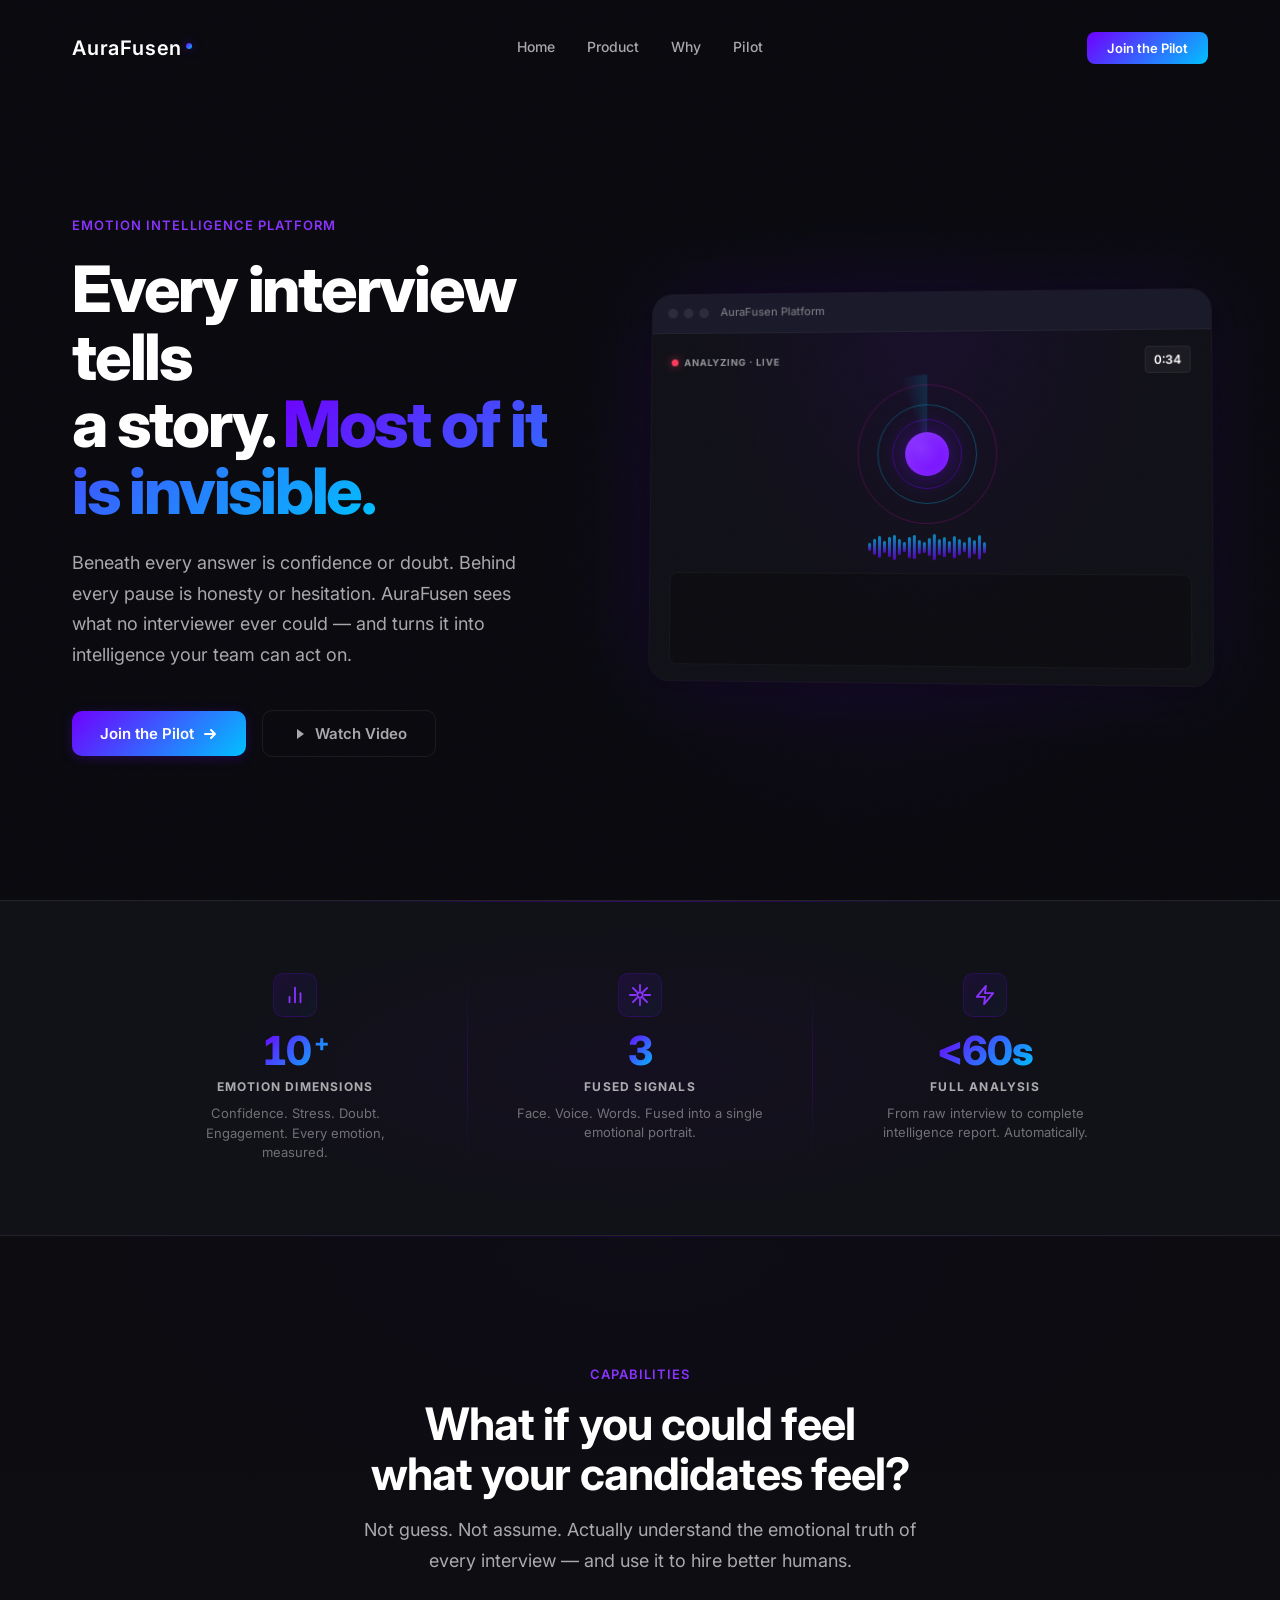
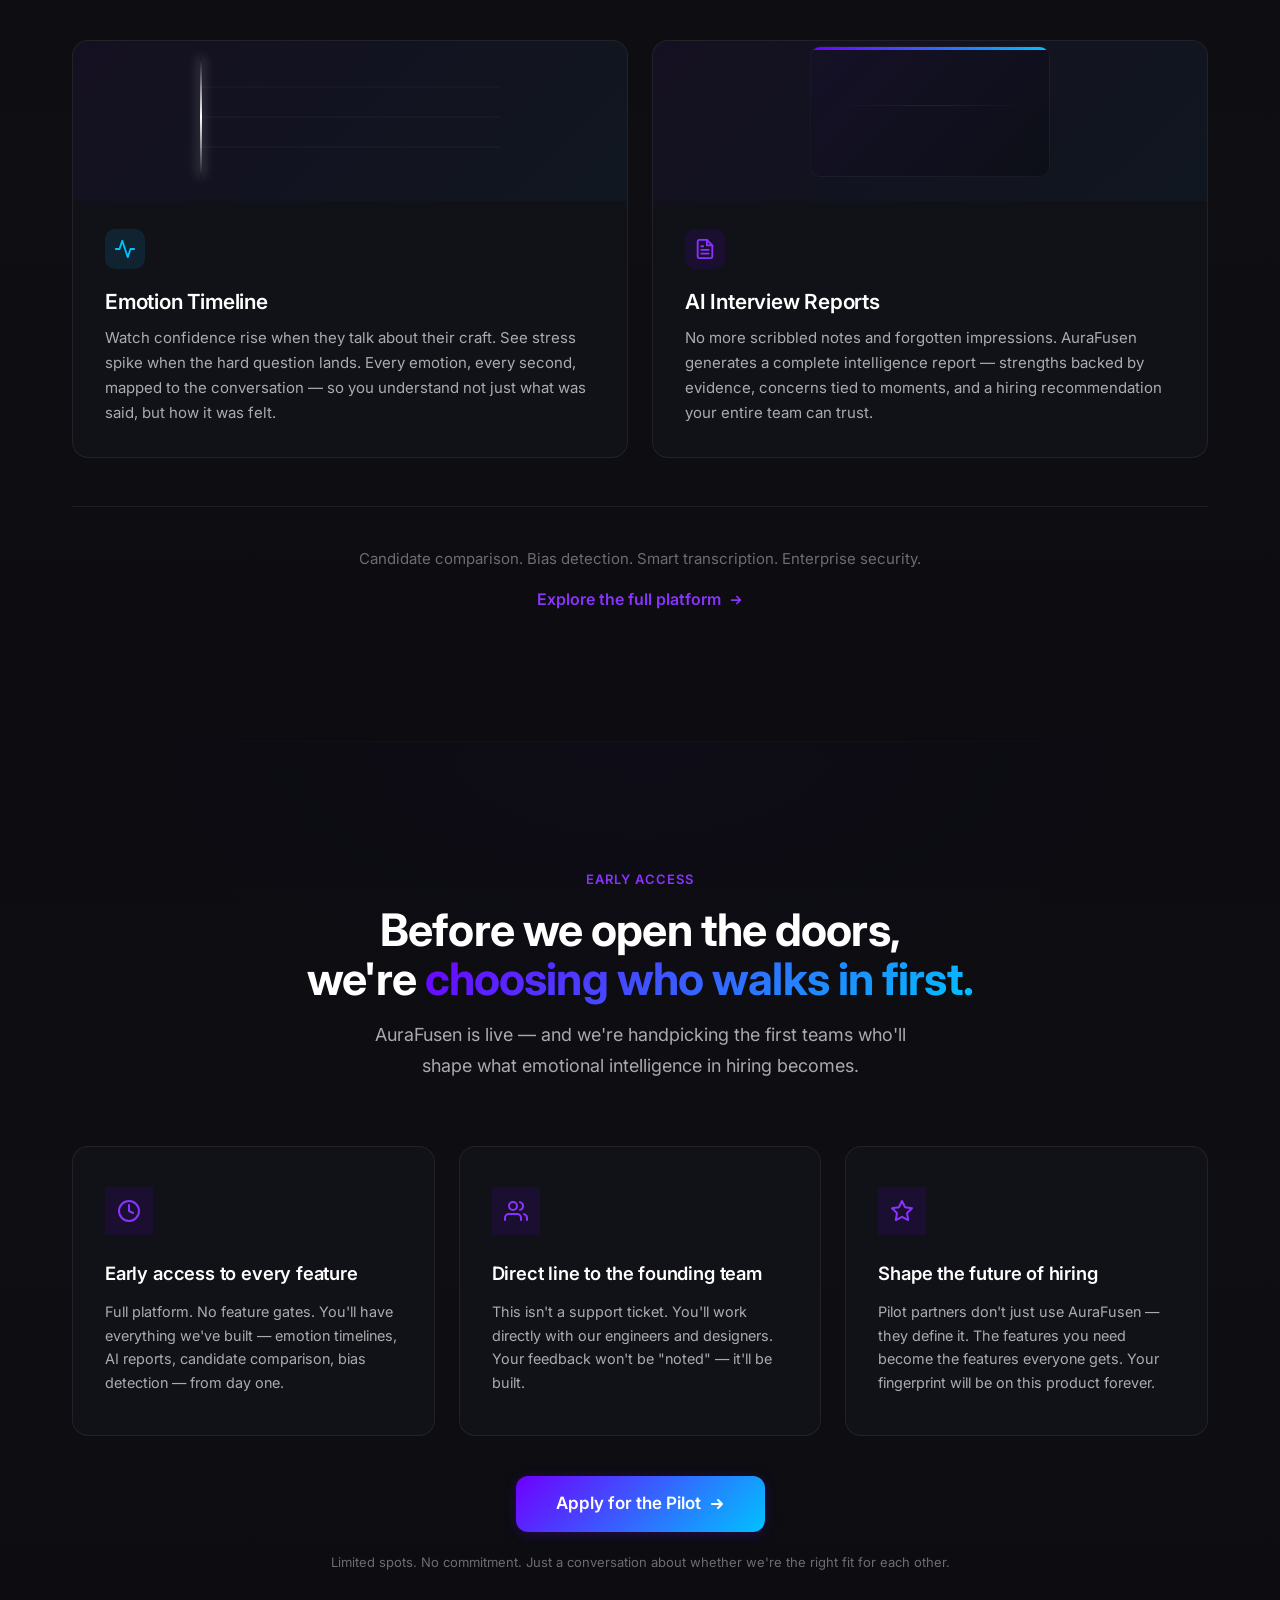
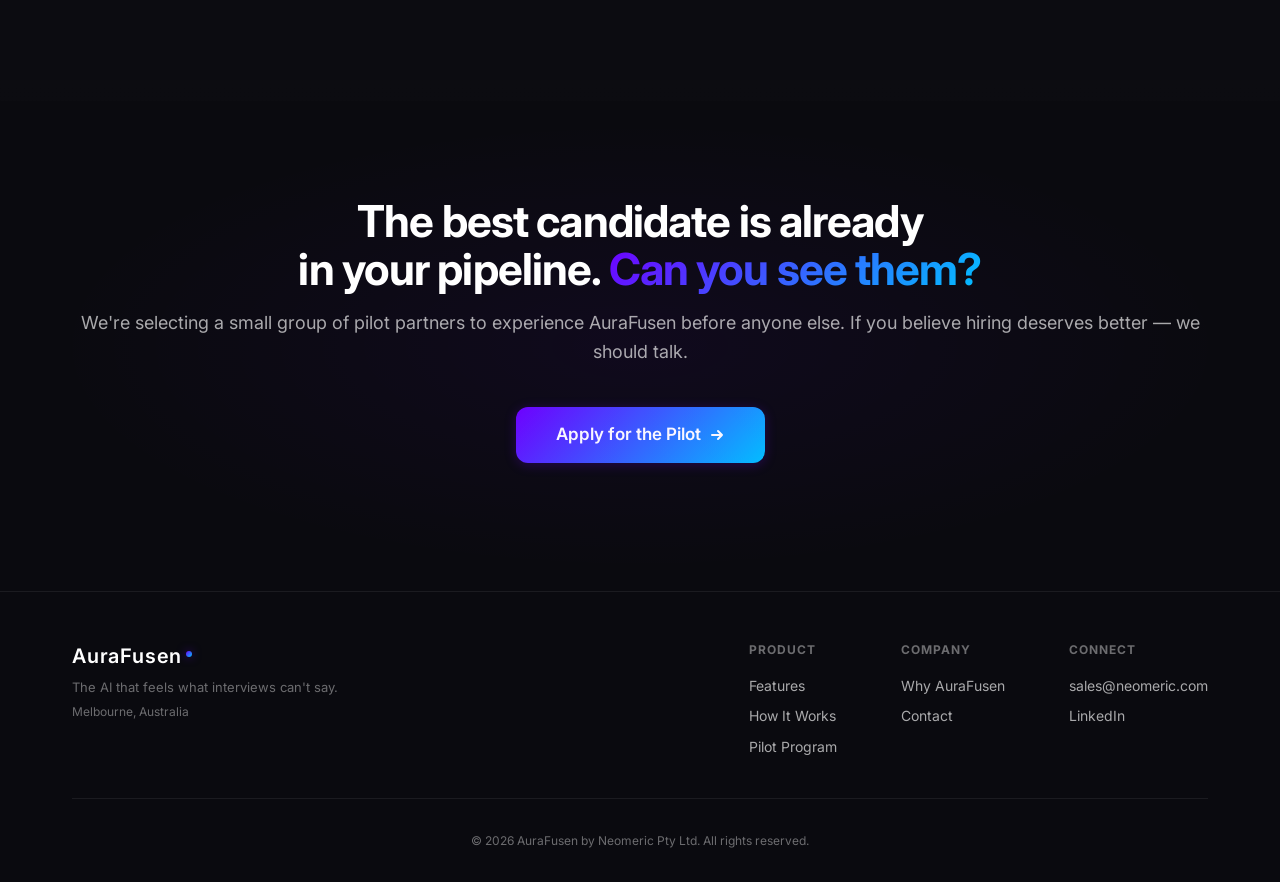
<file: index.html>
<!DOCTYPE html>
<html lang="en">

<head>
    <meta charset="UTF-8">
    <meta name="viewport" content="width=device-width, initial-scale=1.0">
    <title>AuraFusen | The AI That Feels What Interviews Can't Say</title>
    <meta name="description"
        content="Every interview holds a story beneath the words. AuraFusen reads the emotions your team can't see — turning video, voice, and text into hiring intelligence that changes everything.">

    <!-- Open Graph -->
    <meta property="og:title" content="AuraFusen — The AI That Feels What Interviews Can't Say">
    <meta property="og:description"
        content="Every great hire starts with understanding what was never said out loud. AuraFusen gives your team the emotional intelligence to see it.">
    <meta property="og:type" content="website">
    <meta property="og:url" content="https://www.aurafusen.com">
    <meta property="og:image" content="https://www.aurafusen.com/images/og-image.png">

    <!-- Twitter Card -->
    <meta name="twitter:card" content="summary_large_image">
    <meta name="twitter:title" content="AuraFusen — The AI That Feels What Interviews Can't Say">
    <meta name="twitter:description"
        content="Every great hire starts with understanding what was never said out loud. AuraFusen gives your team the emotional intelligence to see it.">

    <!-- Favicon -->
    <link rel="apple-touch-icon" sizes="180x180" href="images/apple-touch-icon.png">
    <link rel="icon" type="image/png" sizes="32x32" href="images/favicon-32x32.png">
    <link rel="icon" type="image/png" sizes="16x16" href="images/favicon-16x16.png">
    <link rel="icon" type="image/x-icon" href="images/favicon.ico">
    <link rel="manifest" href="images/site.webmanifest">

    <!-- Fonts -->
    <link rel="preconnect" href="https://fonts.googleapis.com">
    <link rel="preconnect" href="https://fonts.gstatic.com" crossorigin>
    <link href="https://fonts.googleapis.com/css2?family=Inter:wght@300;400;500;600;700;800&display=swap"
        rel="stylesheet">

    <link rel="stylesheet" href="css/styles.css">
</head>

<body>
    <!-- Navigation -->
    <nav aria-label="Main navigation">
        <div class="nav-inner">
            <a href="#" class="logo">
                <span class="logo-aura">Aura</span>Fusen
            </a>
            <div class="nav-links" id="nav-links">
                <a href="/" class="active">Home</a>
                <a href="/product.html">Product</a>
                <a href="/why.html">Why</a>
                <a href="/pilot.html">Pilot</a>
            </div>
            <div class="nav-actions">
                <button class="btn-demo" data-action="demo">Join the Pilot</button>
            </div>
            <button class="mobile-menu-btn" aria-label="Toggle menu" aria-expanded="false">
                <svg width="24" height="24" viewBox="0 0 24 24" fill="none" stroke="currentColor" stroke-width="2"
                    stroke-linecap="round">
                    <line x1="3" y1="6" x2="21" y2="6" class="menu-line-1" />
                    <line x1="3" y1="12" x2="21" y2="12" class="menu-line-2" />
                    <line x1="3" y1="18" x2="21" y2="18" class="menu-line-3" />
                </svg>
            </button>
        </div>
    </nav>

    <main>
        <!-- Hero Section -->
        <section class="hero">
            <div class="hero-bg-glow"></div>
            <div class="section-container hero-grid">
                <div class="hero-content">
                    <span class="eyebrow">Emotion Intelligence Platform</span>
                    <h1>Every interview tells<br>a story. <span class="text-gradient">Most of it is invisible.</span>
                    </h1>
                    <p class="hero-subtitle">Beneath every answer is confidence or doubt. Behind every pause is honesty
                        or hesitation. AuraFusen sees what no interviewer ever could — and turns it into intelligence
                        your team can act on.</p>
                    <div class="hero-actions">
                        <button class="btn btn-primary" data-action="demo">
                            Join the Pilot
                            <svg width="16" height="16" viewBox="0 0 16 16" fill="none" stroke="currentColor"
                                stroke-width="2" stroke-linecap="round" stroke-linejoin="round">
                                <path d="M3 8h10M9 4l4 4-4 4" />
                            </svg>
                        </button>
                        <button class="btn btn-ghost" data-action="video" data-video="dxh0PuhbtKQ">
                            <svg width="16" height="16" viewBox="0 0 16 16" fill="currentColor">
                                <polygon points="6,3 13,8 6,13" />
                            </svg>
                            Watch Video
                        </button>
                    </div>
                </div>
                <div class="hero-visual">
                    <div class="mockup-wrapper">
                        <div class="mockup-chrome">
                            <div class="chrome-dots">
                                <span></span><span></span><span></span>
                            </div>
                            <span class="chrome-title">AuraFusen Platform</span>
                        </div>
                        <div class="mockup-screen">
                            <div class="live-reader">
                                <!-- Status bar: REC indicator + timestamp -->
                                <div class="live-status">
                                    <div class="live-rec">
                                        <span class="live-rec-dot"></span>
                                        <span class="live-rec-label">ANALYZING · LIVE</span>
                                    </div>
                                    <div class="live-timestamp">0:<span id="live-time">34</span></div>
                                </div>

                                <!-- Candidate visualization with scan effect -->
                                <div class="live-subject">
                                    <div class="subject-core"></div>
                                    <div class="subject-ring subject-ring-1"></div>
                                    <div class="subject-ring subject-ring-2"></div>
                                    <div class="subject-ring subject-ring-3"></div>
                                    <div class="subject-scan"></div>
                                </div>

                                <!-- Voice waveform -->
                                <div class="live-waveform">
                                    <span style="--wh: 30%; --wd: 0"></span>
                                    <span style="--wh: 55%; --wd: 1"></span>
                                    <span style="--wh: 80%; --wd: 2"></span>
                                    <span style="--wh: 45%; --wd: 3"></span>
                                    <span style="--wh: 70%; --wd: 4"></span>
                                    <span style="--wh: 90%; --wd: 5"></span>
                                    <span style="--wh: 60%; --wd: 6"></span>
                                    <span style="--wh: 35%; --wd: 7"></span>
                                    <span style="--wh: 75%; --wd: 8"></span>
                                    <span style="--wh: 85%; --wd: 9"></span>
                                    <span style="--wh: 50%; --wd: 10"></span>
                                    <span style="--wh: 40%; --wd: 11"></span>
                                    <span style="--wh: 65%; --wd: 12"></span>
                                    <span style="--wh: 95%; --wd: 13"></span>
                                    <span style="--wh: 55%; --wd: 14"></span>
                                    <span style="--wh: 70%; --wd: 15"></span>
                                    <span style="--wh: 45%; --wd: 16"></span>
                                    <span style="--wh: 80%; --wd: 17"></span>
                                    <span style="--wh: 60%; --wd: 18"></span>
                                    <span style="--wh: 35%; --wd: 19"></span>
                                    <span style="--wh: 75%; --wd: 20"></span>
                                    <span style="--wh: 50%; --wd: 21"></span>
                                    <span style="--wh: 85%; --wd: 22"></span>
                                    <span style="--wh: 40%; --wd: 23"></span>
                                </div>

                                <!-- Live emotion readings appearing sequentially -->
                                <div class="live-readings">
                                    <div class="reading reading-1">
                                        <span class="reading-time">0:12</span>
                                        <span class="reading-dot" style="background: var(--secondary)"></span>
                                        <span class="reading-label">Confidence</span>
                                        <span class="reading-value up">87%</span>
                                    </div>
                                    <div class="reading reading-2">
                                        <span class="reading-time">0:34</span>
                                        <span class="reading-dot" style="background: var(--accent)"></span>
                                        <span class="reading-label">Stress spike</span>
                                        <span class="reading-alert">⚠</span>
                                    </div>
                                    <div class="reading reading-3">
                                        <span class="reading-time">0:58</span>
                                        <span class="reading-dot" style="background: var(--primary)"></span>
                                        <span class="reading-label">Engagement</span>
                                        <span class="reading-value">High</span>
                                    </div>
                                </div>
                            </div>
                        </div>
                    </div>
                </div>
            </div>
        </section>

        <!-- Trust Bar -->
        <section class="trust-bar">
            <div class="section-container">
                <div class="trust-metrics">
                    <div class="trust-metric">
                        <div class="trust-icon">
                            <svg width="22" height="22" viewBox="0 0 24 24" fill="none" stroke="currentColor"
                                stroke-width="2" stroke-linecap="round" stroke-linejoin="round">
                                <line x1="18" y1="20" x2="18" y2="10" />
                                <line x1="12" y1="20" x2="12" y2="4" />
                                <line x1="6" y1="20" x2="6" y2="14" />
                            </svg>
                        </div>
                        <span class="trust-number">10<span class="trust-plus">+</span></span>
                        <span class="trust-unit">Emotion Dimensions</span>
                        <span class="trust-label">Confidence. Stress. Doubt. Engagement. Every emotion, measured.</span>
                    </div>
                    <div class="trust-divider"></div>
                    <div class="trust-metric">
                        <div class="trust-icon">
                            <svg width="22" height="22" viewBox="0 0 24 24" fill="none" stroke="currentColor"
                                stroke-width="2" stroke-linecap="round" stroke-linejoin="round">
                                <circle cx="12" cy="12" r="3" />
                                <path
                                    d="M12 1v6m0 10v6M4.22 4.22l4.24 4.24m7.08 7.08l4.24 4.24M1 12h6m10 0h6M4.22 19.78l4.24-4.24m7.08-7.08l4.24-4.24" />
                            </svg>
                        </div>
                        <span class="trust-number">3</span>
                        <span class="trust-unit">Fused Signals</span>
                        <span class="trust-label">Face. Voice. Words. Fused into a single emotional portrait.</span>
                    </div>
                    <div class="trust-divider"></div>
                    <div class="trust-metric">
                        <div class="trust-icon">
                            <svg width="22" height="22" viewBox="0 0 24 24" fill="none" stroke="currentColor"
                                stroke-width="2" stroke-linecap="round" stroke-linejoin="round">
                                <polygon points="13 2 3 14 12 14 11 22 21 10 12 10 13 2" />
                            </svg>
                        </div>
                        <span class="trust-number">&lt;60s</span>
                        <span class="trust-unit">Full Analysis</span>
                        <span class="trust-label">From raw interview to complete intelligence report.
                            Automatically.</span>
                    </div>
                </div>
            </div>
        </section>

        <!-- Features Section -->
        <section id="features" class="features">
            <div class="section-container">
                <span class="eyebrow">Capabilities</span>
                <h2>What if you could feel<br>what your candidates feel?</h2>
                <p class="section-intro">Not guess. Not assume. Actually understand the emotional truth of every
                    interview — and use it to hire better humans.</p>

                <!-- Hero features: the two differentiators -->
                <div class="features-hero-grid">
                    <div class="feature-card feature-hero">
                        <div class="feature-hero-visual">
                            <div class="feature-visual-timeline">
                                <div class="fv-bar" style="--h: 50%; --d: 0"></div>
                                <div class="fv-bar" style="--h: 75%; --d: 1"></div>
                                <div class="fv-bar" style="--h: 40%; --d: 2"></div>
                                <div class="fv-bar" style="--h: 85%; --d: 3"></div>
                                <div class="fv-bar" style="--h: 60%; --d: 4"></div>
                                <div class="fv-bar" style="--h: 90%; --d: 5"></div>
                                <div class="fv-bar" style="--h: 55%; --d: 6"></div>
                                <div class="fv-bar" style="--h: 70%; --d: 7"></div>
                            </div>
                        </div>
                        <div class="feature-hero-content">
                            <div class="feature-icon-wrap">
                                <svg width="22" height="22" viewBox="0 0 24 24" fill="none" stroke="currentColor"
                                    stroke-width="2" stroke-linecap="round" stroke-linejoin="round">
                                    <polyline points="22 12 18 12 15 21 9 3 6 12 2 12" />
                                </svg>
                            </div>
                            <h3>Emotion Timeline</h3>
                            <p>Watch confidence rise when they talk about their craft. See stress spike when the hard
                                question lands. Every emotion, every second, mapped to the conversation — so you
                                understand not just what was said, but how it was felt.</p>
                        </div>
                    </div>

                    <div class="feature-card feature-hero">
                        <div class="feature-hero-visual">
                            <div class="feature-visual-report">
                                <div class="fv-report-line wide"></div>
                                <div class="fv-report-line"></div>
                                <div class="fv-report-line wide"></div>
                                <div class="fv-report-divider"></div>
                                <div class="fv-report-line short"></div>
                                <div class="fv-report-line"></div>
                                <div class="fv-report-line wide"></div>
                                <div class="fv-report-line short"></div>
                            </div>
                        </div>
                        <div class="feature-hero-content">
                            <div class="feature-icon-wrap purple">
                                <svg width="22" height="22" viewBox="0 0 24 24" fill="none" stroke="currentColor"
                                    stroke-width="2" stroke-linecap="round" stroke-linejoin="round">
                                    <path d="M14 2H6a2 2 0 00-2 2v16a2 2 0 002 2h12a2 2 0 002-2V8z" />
                                    <polyline points="14 2 14 8 20 8" />
                                    <line x1="16" y1="13" x2="8" y2="13" />
                                    <line x1="16" y1="17" x2="8" y2="17" />
                                    <polyline points="10 9 9 9 8 9" />
                                </svg>
                            </div>
                            <h3>AI Interview Reports</h3>
                            <p>No more scribbled notes and forgotten impressions. AuraFusen generates a complete
                                intelligence report — strengths backed by evidence, concerns tied to moments, and a
                                hiring recommendation your entire team can trust.</p>
                        </div>
                    </div>
                </div>

                <!-- Explore more CTA -->
                <div class="features-more">
                    <p class="features-more-text">Candidate comparison. Bias detection. Smart transcription. Enterprise
                        security.</p>
                    <a href="/product.html" class="features-more-link">
                        Explore the full platform
                        <svg width="14" height="14" viewBox="0 0 16 16" fill="none" stroke="currentColor"
                            stroke-width="2" stroke-linecap="round" stroke-linejoin="round">
                            <path d="M3 8h10M9 4l4 4-4 4" />
                        </svg>
                    </a>
                </div>
            </div>
        </section>

        <!-- Pilot Program -->
        <section id="pilot" class="pilot-program">
            <div class="section-container">
                <span class="eyebrow">Early Access</span>
                <h2>Before we open the doors,<br>we're <span class="text-gradient">choosing who walks in first.</span>
                </h2>
                <p class="section-intro">AuraFusen is live — and we're handpicking the first teams who'll shape what
                    emotional intelligence in hiring becomes.</p>

                <div class="pilot-grid">
                    <div class="pilot-card">
                        <div class="pilot-icon">
                            <svg width="24" height="24" viewBox="0 0 24 24" fill="none" stroke="currentColor"
                                stroke-width="2" stroke-linecap="round" stroke-linejoin="round">
                                <circle cx="12" cy="12" r="10" />
                                <polyline points="12 6 12 12 16 14" />
                            </svg>
                        </div>
                        <h3>Early access to every feature</h3>
                        <p>Full platform. No feature gates. You'll have everything we've built — emotion timelines, AI
                            reports, candidate comparison, bias detection — from day one.</p>
                    </div>
                    <div class="pilot-card">
                        <div class="pilot-icon">
                            <svg width="24" height="24" viewBox="0 0 24 24" fill="none" stroke="currentColor"
                                stroke-width="2" stroke-linecap="round" stroke-linejoin="round">
                                <path d="M17 21v-2a4 4 0 00-4-4H5a4 4 0 00-4 4v2" />
                                <circle cx="9" cy="7" r="4" />
                                <path d="M23 21v-2a4 4 0 00-3-3.87" />
                                <path d="M16 3.13a4 4 0 010 7.75" />
                            </svg>
                        </div>
                        <h3>Direct line to the founding team</h3>
                        <p>This isn't a support ticket. You'll work directly with our engineers and designers. Your
                            feedback won't be "noted" — it'll be built.</p>
                    </div>
                    <div class="pilot-card">
                        <div class="pilot-icon">
                            <svg width="24" height="24" viewBox="0 0 24 24" fill="none" stroke="currentColor"
                                stroke-width="2" stroke-linecap="round" stroke-linejoin="round">
                                <polygon
                                    points="12 2 15.09 8.26 22 9.27 17 14.14 18.18 21.02 12 17.77 5.82 21.02 7 14.14 2 9.27 8.91 8.26 12 2" />
                            </svg>
                        </div>
                        <h3>Shape the future of hiring</h3>
                        <p>Pilot partners don't just use AuraFusen — they define it. The features you need become the
                            features everyone gets. Your fingerprint will be on this product forever.</p>
                    </div>
                </div>

                <div class="pilot-cta-wrap">
                    <button class="btn btn-primary btn-lg" data-action="demo">
                        Apply for the Pilot
                        <svg width="16" height="16" viewBox="0 0 16 16" fill="none" stroke="currentColor"
                            stroke-width="2" stroke-linecap="round" stroke-linejoin="round">
                            <path d="M3 8h10M9 4l4 4-4 4" />
                        </svg>
                    </button>
                    <p class="pilot-note">Limited spots. No commitment. Just a conversation about whether we're the
                        right fit for each other.</p>
                </div>
            </div>
        </section>

        <!-- Final CTA -->
        <section class="final-cta">
            <div class="final-cta-bg"></div>
            <div class="section-container">
                <h2>The best candidate is already<br>in your pipeline. <span class="text-gradient">Can you see
                        them?</span></h2>
                <p>We're selecting a small group of pilot partners to experience AuraFusen before anyone else. If you
                    believe hiring deserves better — we should talk.</p>
                <button class="btn btn-primary btn-lg" data-action="demo">
                    Apply for the Pilot
                    <svg width="16" height="16" viewBox="0 0 16 16" fill="none" stroke="currentColor" stroke-width="2"
                        stroke-linecap="round" stroke-linejoin="round">
                        <path d="M3 8h10M9 4l4 4-4 4" />
                    </svg>
                </button>
            </div>
        </section>
    </main>

    <!-- Footer -->
    <footer>
        <div class="section-container">
            <div class="footer-content">
                <div class="footer-brand">
                    <a href="#" class="logo">
                        <span class="logo-aura">Aura</span>Fusen
                    </a>
                    <p class="footer-tagline">The AI that feels what interviews can't say.</p>
                    <p class="footer-location">Melbourne, Australia</p>
                </div>
                <div class="footer-links">
                    <div class="footer-col">
                        <h4>Product</h4>
                        <a href="/product.html">Features</a>
                        <a href="/product.html#how-it-works">How It Works</a>
                        <a href="/pilot.html">Pilot Program</a>
                    </div>
                    <div class="footer-col">
                        <h4>Company</h4>
                        <a href="/why.html">Why AuraFusen</a>
                        <a href="mailto:sales@neomeric.com">Contact</a>
                    </div>
                    <div class="footer-col">
                        <h4>Connect</h4>
                        <a href="mailto:sales@neomeric.com">sales@neomeric.com</a>
                        <a href="https://www.linkedin.com/company/aurafusen" target="_blank"
                            rel="noopener noreferrer">LinkedIn</a>
                    </div>
                </div>
            </div>
            <div class="footer-bottom">
                <p>&copy; 2026 AuraFusen by Neomeric Pty Ltd. All rights reserved.</p>
            </div>
        </div>
    </footer>

    <!-- Video Modal -->
    <div class="modal" id="video-modal" role="dialog" aria-modal="true" aria-label="Brand video">
        <div class="modal-backdrop"></div>
        <div class="modal-content video-modal-content">
            <button class="modal-close" aria-label="Close">
                <svg width="20" height="20" viewBox="0 0 20 20" fill="none" stroke="currentColor" stroke-width="2"
                    stroke-linecap="round">
                    <line x1="4" y1="4" x2="16" y2="16" />
                    <line x1="16" y1="4" x2="4" y2="16" />
                </svg>
            </button>
            <div class="video-container">
                <iframe id="video-iframe" src="" frameborder="0"
                    allow="accelerometer; autoplay; clipboard-write; encrypted-media; gyroscope; picture-in-picture"
                    allowfullscreen title="AuraFusen brand video"></iframe>
            </div>
        </div>
    </div>

    <!-- Demo Request Modal -->
    <div class="modal" id="demo-modal" role="dialog" aria-modal="true" aria-label="Request a demo">
        <div class="modal-backdrop"></div>
        <div class="modal-content demo-modal-content">
            <button class="modal-close" aria-label="Close">
                <svg width="20" height="20" viewBox="0 0 20 20" fill="none" stroke="currentColor" stroke-width="2"
                    stroke-linecap="round">
                    <line x1="4" y1="4" x2="16" y2="16" />
                    <line x1="16" y1="4" x2="4" y2="16" />
                </svg>
            </button>
            <h2>Join the pilot</h2>
            <p>We're handpicking a small group of teams to shape the future of hiring intelligence. 15 minutes — let's
                see if we're the right fit.</p>
            <form id="demo-form">
                <div class="form-field">
                    <label for="demo-name">Full name</label>
                    <input type="text" id="demo-name" name="name" placeholder="Jane Smith" required>
                </div>
                <div class="form-field">
                    <label for="demo-email">Work email</label>
                    <input type="email" id="demo-email" name="email" placeholder="jane@company.com" required>
                </div>
                <div class="form-field">
                    <label for="demo-company">Company name</label>
                    <input type="text" id="demo-company" name="company" placeholder="Acme Corp" required>
                </div>
                <div class="form-field">
                    <label for="demo-size">Team size <span class="optional">(optional)</span></label>
                    <input type="text" id="demo-size" name="team_size" placeholder="e.g. 10-50">
                </div>
                <button type="submit" class="btn btn-primary btn-full">Apply for the Pilot</button>
            </form>
        </div>
    </div>

    <script src="js/main.js"></script>
    <script>
        window.NeomindConfig = {
            "apiUrl": "https://api.neomindhub.com",
            "apiKey": "nm_0bffa4f1a41fb2420350f4c33785c43747ff528bc2508e710ace626eb7c00022",
            "agent": "simon",
            "siteName": "aurafusen.com"
        };
    </script>
    <script src="https://api.neomindhub.com/static/widget.js" async></script>
</body>

</html>
</file>
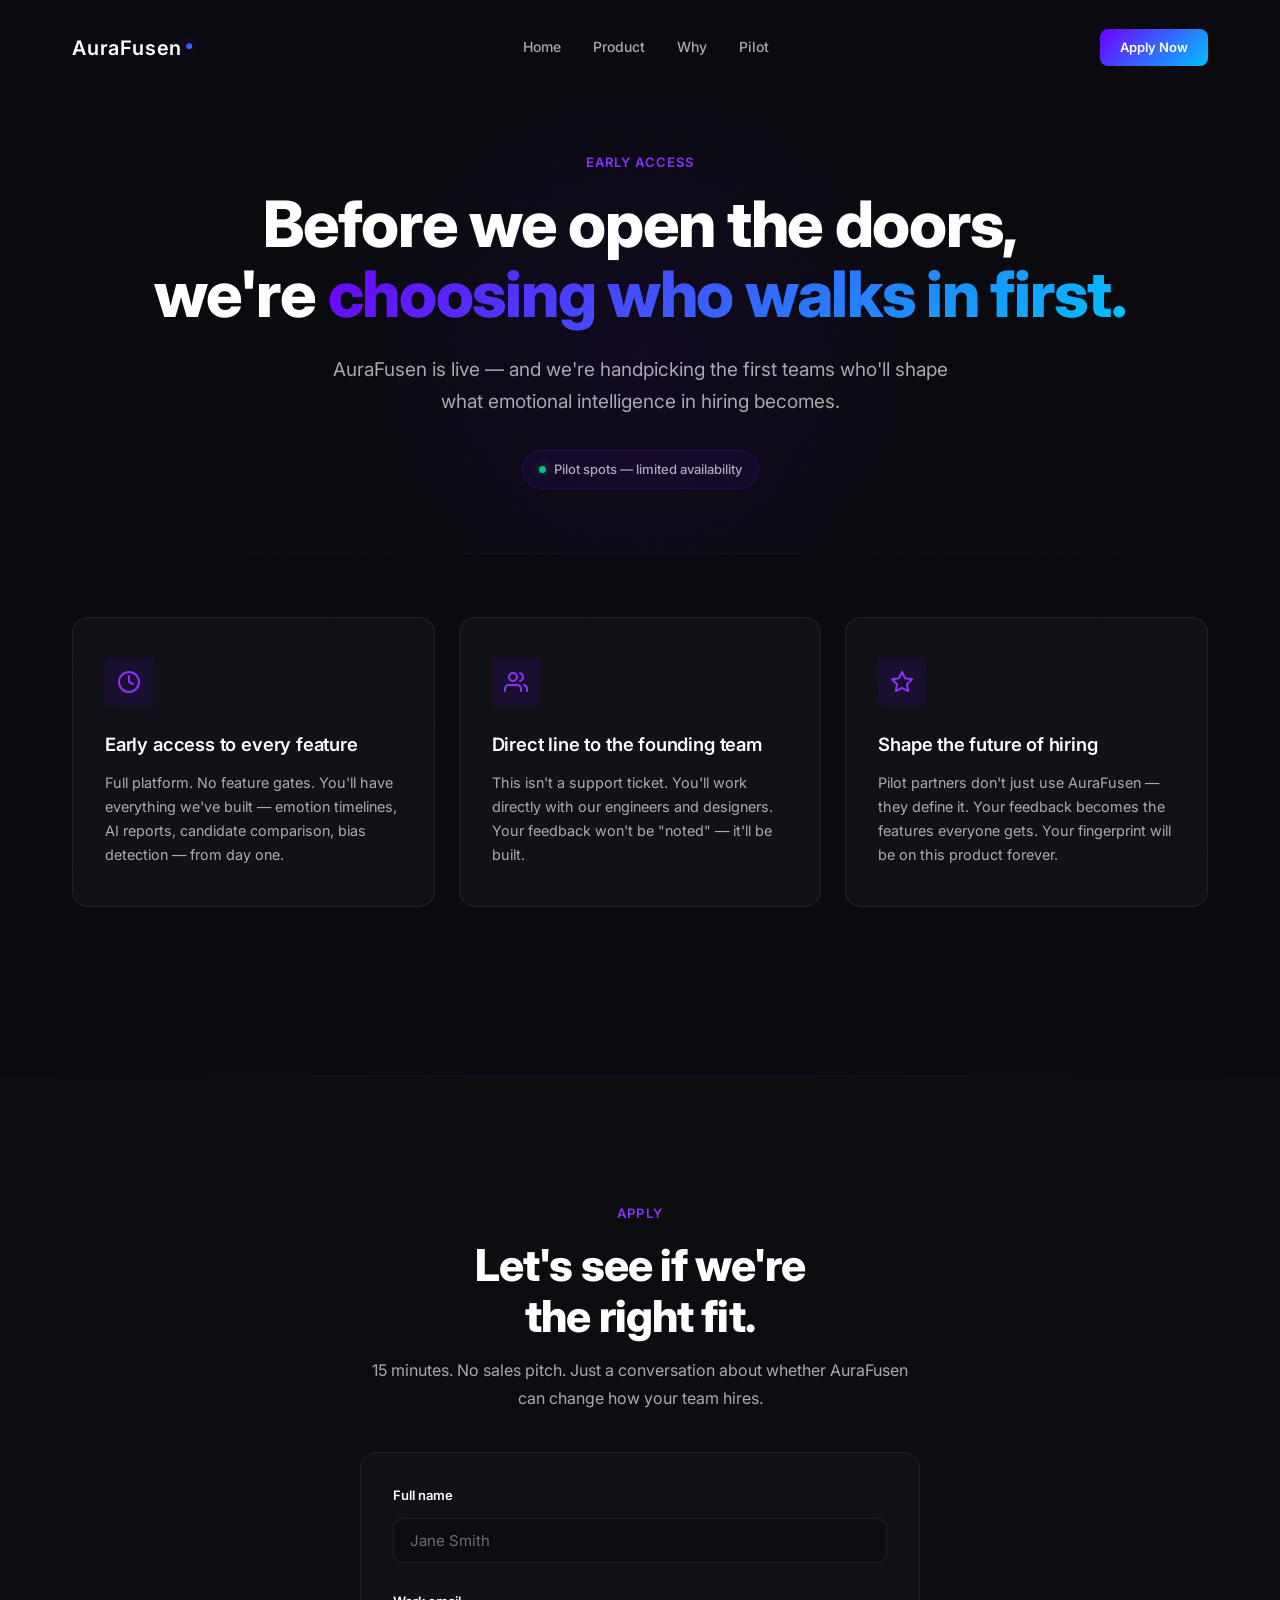
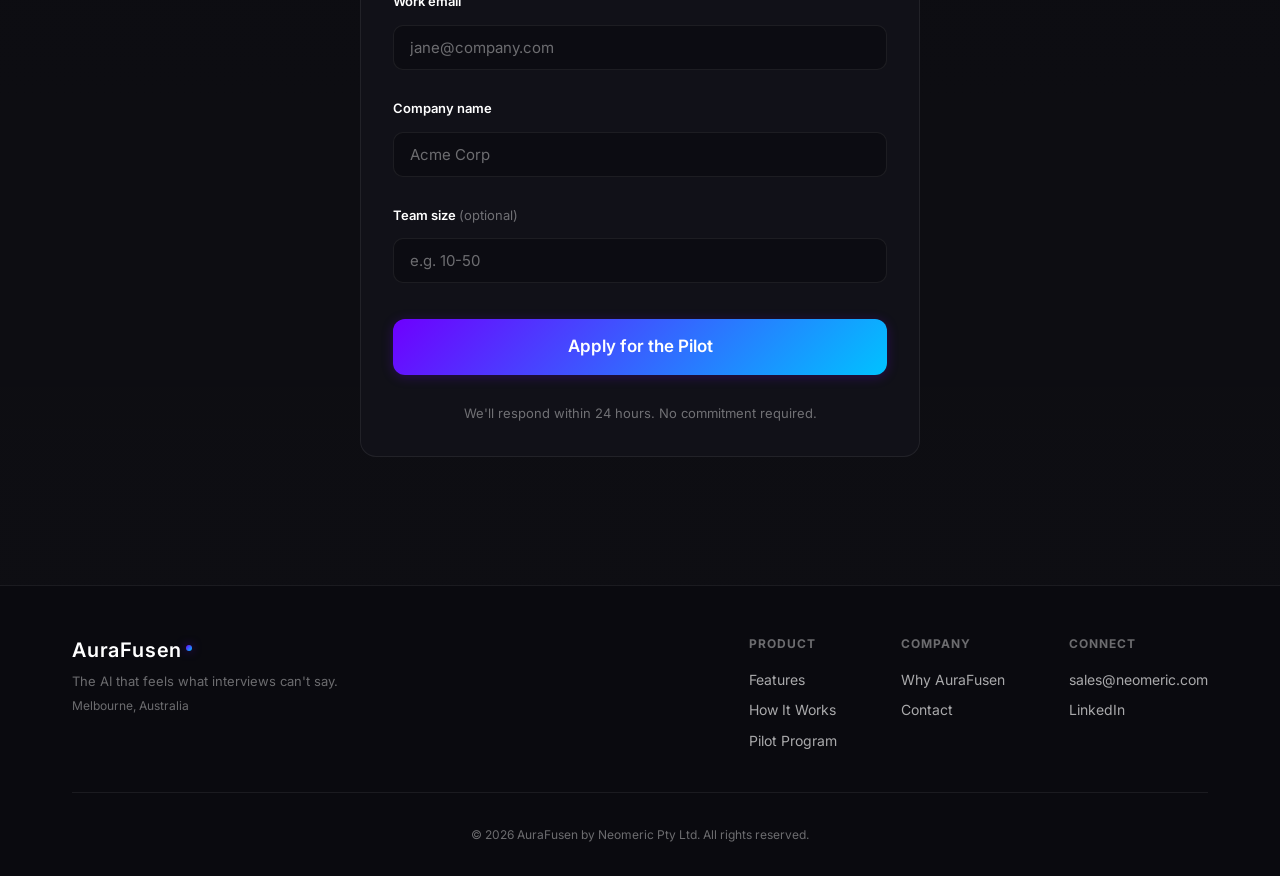
<file: pilot.html>
<!DOCTYPE html>
<html lang="en">

<head>
    <meta charset="UTF-8">
    <meta name="viewport" content="width=device-width, initial-scale=1.0">
    <title>Pilot Program | AuraFusen — Join the Early Access</title>
    <meta name="description"
        content="Apply for the AuraFusen pilot program. Early access to every feature, direct line to the founding team, and shape the future of hiring intelligence.">

    <link rel="canonical" href="https://www.aurafusen.com/pilot.html">
    <meta name="theme-color" content="#0a0a0f">

    <meta property="og:title" content="Pilot Program | AuraFusen">
    <meta property="og:description"
        content="Apply for early access. Full platform, direct line to founders, shape the product.">
    <meta property="og:type" content="website">
    <meta property="og:url" content="https://www.aurafusen.com/pilot.html">

    <meta name="twitter:card" content="summary_large_image">
    <meta name="twitter:title" content="Pilot Program | AuraFusen">
    <meta name="twitter:description" content="Apply for early access to AuraFusen.">

    <link rel="apple-touch-icon" sizes="180x180" href="images/apple-touch-icon.png">
    <link rel="icon" type="image/png" sizes="32x32" href="images/favicon-32x32.png">
    <link rel="icon" type="image/png" sizes="16x16" href="images/favicon-16x16.png">
    <link rel="icon" type="image/x-icon" href="images/favicon.ico">

    <link rel="preconnect" href="https://fonts.googleapis.com">
    <link rel="preconnect" href="https://fonts.gstatic.com" crossorigin>
    <link href="https://fonts.googleapis.com/css2?family=Inter:wght@300;400;500;600;700;800&display=swap"
        rel="stylesheet">
    <link rel="stylesheet" href="css/styles.css">
</head>

<body>
    <nav aria-label="Main navigation">
        <div class="nav-inner">
            <a href="/" class="logo"><span class="logo-aura">Aura</span>Fusen</a>
            <div class="nav-links" id="nav-links">
                <a href="/">Home</a>
                <a href="/product.html">Product</a>
                <a href="/why.html">Why</a>
                <a href="/pilot.html" class="active">Pilot</a>
            </div>
            <div class="nav-actions">
                <a href="#apply" class="btn-demo">Apply Now</a>
            </div>
            <button class="mobile-menu-btn" aria-label="Toggle menu" aria-expanded="false">
                <svg width="24" height="24" viewBox="0 0 24 24" fill="none" stroke="currentColor" stroke-width="2"
                    stroke-linecap="round">
                    <line x1="3" y1="6" x2="21" y2="6" />
                    <line x1="3" y1="12" x2="21" y2="12" />
                    <line x1="3" y1="18" x2="21" y2="18" />
                </svg>
            </button>
        </div>
    </nav>

    <main>
        <!-- Pilot Hero -->
        <section class="pilot-hero">
            <div class="section-container">
                <span class="eyebrow">Early Access</span>
                <h1>Before we open the doors,<br>we're <span class="text-gradient">choosing who walks in first.</span>
                </h1>
                <p class="pilot-hero-intro">AuraFusen is live — and we're handpicking the first teams who'll shape what
                    emotional intelligence in hiring becomes.</p>

                <div class="pilot-availability">
                    <span class="avail-dot"></span>
                    <span class="avail-text">Pilot spots — limited availability</span>
                </div>
            </div>
        </section>

        <!-- Benefits -->
        <section class="pilot-benefits">
            <div class="section-container">
                <div class="pilot-grid">
                    <div class="pilot-card">
                        <div class="pilot-icon">
                            <svg width="24" height="24" viewBox="0 0 24 24" fill="none" stroke="currentColor"
                                stroke-width="2" stroke-linecap="round" stroke-linejoin="round">
                                <circle cx="12" cy="12" r="10" />
                                <polyline points="12 6 12 12 16 14" />
                            </svg>
                        </div>
                        <h3>Early access to every feature</h3>
                        <p>Full platform. No feature gates. You'll have everything we've built — emotion timelines, AI
                            reports, candidate comparison, bias detection — from day one.</p>
                    </div>
                    <div class="pilot-card">
                        <div class="pilot-icon">
                            <svg width="24" height="24" viewBox="0 0 24 24" fill="none" stroke="currentColor"
                                stroke-width="2" stroke-linecap="round" stroke-linejoin="round">
                                <path d="M17 21v-2a4 4 0 00-4-4H5a4 4 0 00-4 4v2" />
                                <circle cx="9" cy="7" r="4" />
                                <path d="M23 21v-2a4 4 0 00-3-3.87" />
                                <path d="M16 3.13a4 4 0 010 7.75" />
                            </svg>
                        </div>
                        <h3>Direct line to the founding team</h3>
                        <p>This isn't a support ticket. You'll work directly with our engineers and designers. Your
                            feedback won't be "noted" — it'll be built.</p>
                    </div>
                    <div class="pilot-card">
                        <div class="pilot-icon">
                            <svg width="24" height="24" viewBox="0 0 24 24" fill="none" stroke="currentColor"
                                stroke-width="2" stroke-linecap="round" stroke-linejoin="round">
                                <polygon
                                    points="12 2 15.09 8.26 22 9.27 17 14.14 18.18 21.02 12 17.77 5.82 21.02 7 14.14 2 9.27 8.91 8.26 12 2" />
                            </svg>
                        </div>
                        <h3>Shape the future of hiring</h3>
                        <p>Pilot partners don't just use AuraFusen — they define it. Your feedback becomes the features
                            everyone gets. Your fingerprint will be on this product forever.</p>
                    </div>
                </div>
            </div>
        </section>

        <!-- Application Form -->
        <section id="apply" class="pilot-apply">
            <div class="section-container">
                <div class="pilot-apply-inner">
                    <div class="pilot-apply-header">
                        <span class="eyebrow">Apply</span>
                        <h2>Let's see if we're<br>the right fit.</h2>
                        <p>15 minutes. No sales pitch. Just a conversation about whether AuraFusen can change how your
                            team hires.</p>
                    </div>
                    <form id="demo-form" class="pilot-form">
                        <div class="form-field">
                            <label for="pilot-name">Full name</label>
                            <input type="text" id="pilot-name" name="name" placeholder="Jane Smith" required>
                        </div>
                        <div class="form-field">
                            <label for="pilot-email">Work email</label>
                            <input type="email" id="pilot-email" name="email" placeholder="jane@company.com" required>
                        </div>
                        <div class="form-field">
                            <label for="pilot-company">Company name</label>
                            <input type="text" id="pilot-company" name="company" placeholder="Acme Corp" required>
                        </div>
                        <div class="form-field">
                            <label for="pilot-size">Team size <span class="optional">(optional)</span></label>
                            <input type="text" id="pilot-size" name="team_size" placeholder="e.g. 10-50">
                        </div>
                        <button type="submit" class="btn btn-primary btn-lg btn-full">Apply for the Pilot</button>
                        <p class="pilot-form-note">We'll respond within 24 hours. No commitment required.</p>
                    </form>
                </div>
            </div>
        </section>
    </main>

    <footer>
        <div class="section-container">
            <div class="footer-content">
                <div class="footer-brand">
                    <a href="/" class="logo"><span class="logo-aura">Aura</span>Fusen</a>
                    <p class="footer-tagline">The AI that feels what interviews can't say.</p>
                    <p class="footer-location">Melbourne, Australia</p>
                </div>
                <div class="footer-links">
                    <div class="footer-col">
                        <h4>Product</h4>
                        <a href="/product.html">Features</a>
                        <a href="/product.html#how-it-works">How It Works</a>
                        <a href="/pilot.html">Pilot Program</a>
                    </div>
                    <div class="footer-col">
                        <h4>Company</h4>
                        <a href="/why.html">Why AuraFusen</a>
                        <a href="mailto:sales@neomeric.com">Contact</a>
                    </div>
                    <div class="footer-col">
                        <h4>Connect</h4>
                        <a href="mailto:sales@neomeric.com">sales@neomeric.com</a>
                        <a href="https://www.linkedin.com/company/aurafusen" target="_blank"
                            rel="noopener noreferrer">LinkedIn</a>
                    </div>
                </div>
            </div>
            <div class="footer-bottom">
                <p>&copy; 2026 AuraFusen by Neomeric Pty Ltd. All rights reserved.</p>
            </div>
        </div>
    </footer>

    <script src="js/main.js"></script>
    <script>
        window.NeomindConfig = {
            "apiUrl": "https://api.neomindhub.com",
            "apiKey": "nm_0bffa4f1a41fb2420350f4c33785c43747ff528bc2508e710ace626eb7c00022",
            "agent": "simon",
            "siteName": "aurafusen.com"
        };
    </script>
    <script src="https://api.neomindhub.com/static/widget.js" async></script>
</body>

</html>
</file>
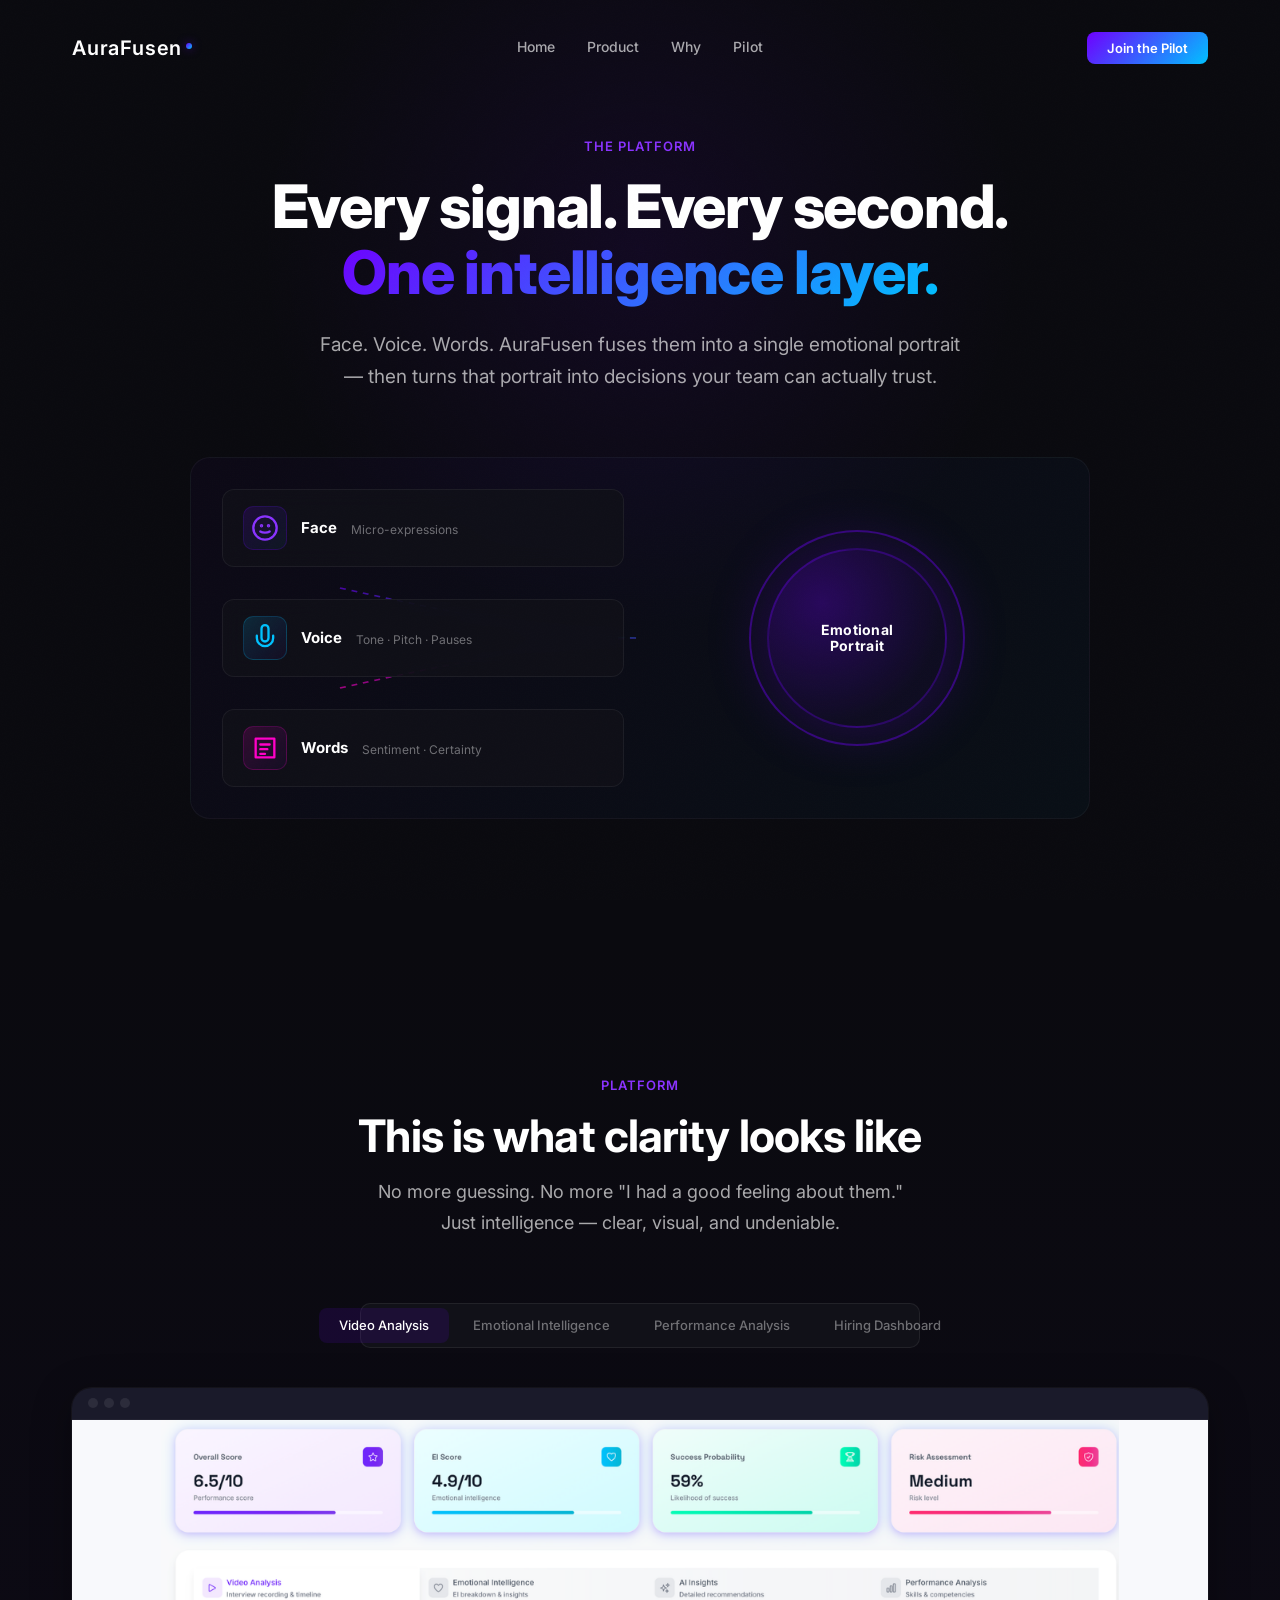
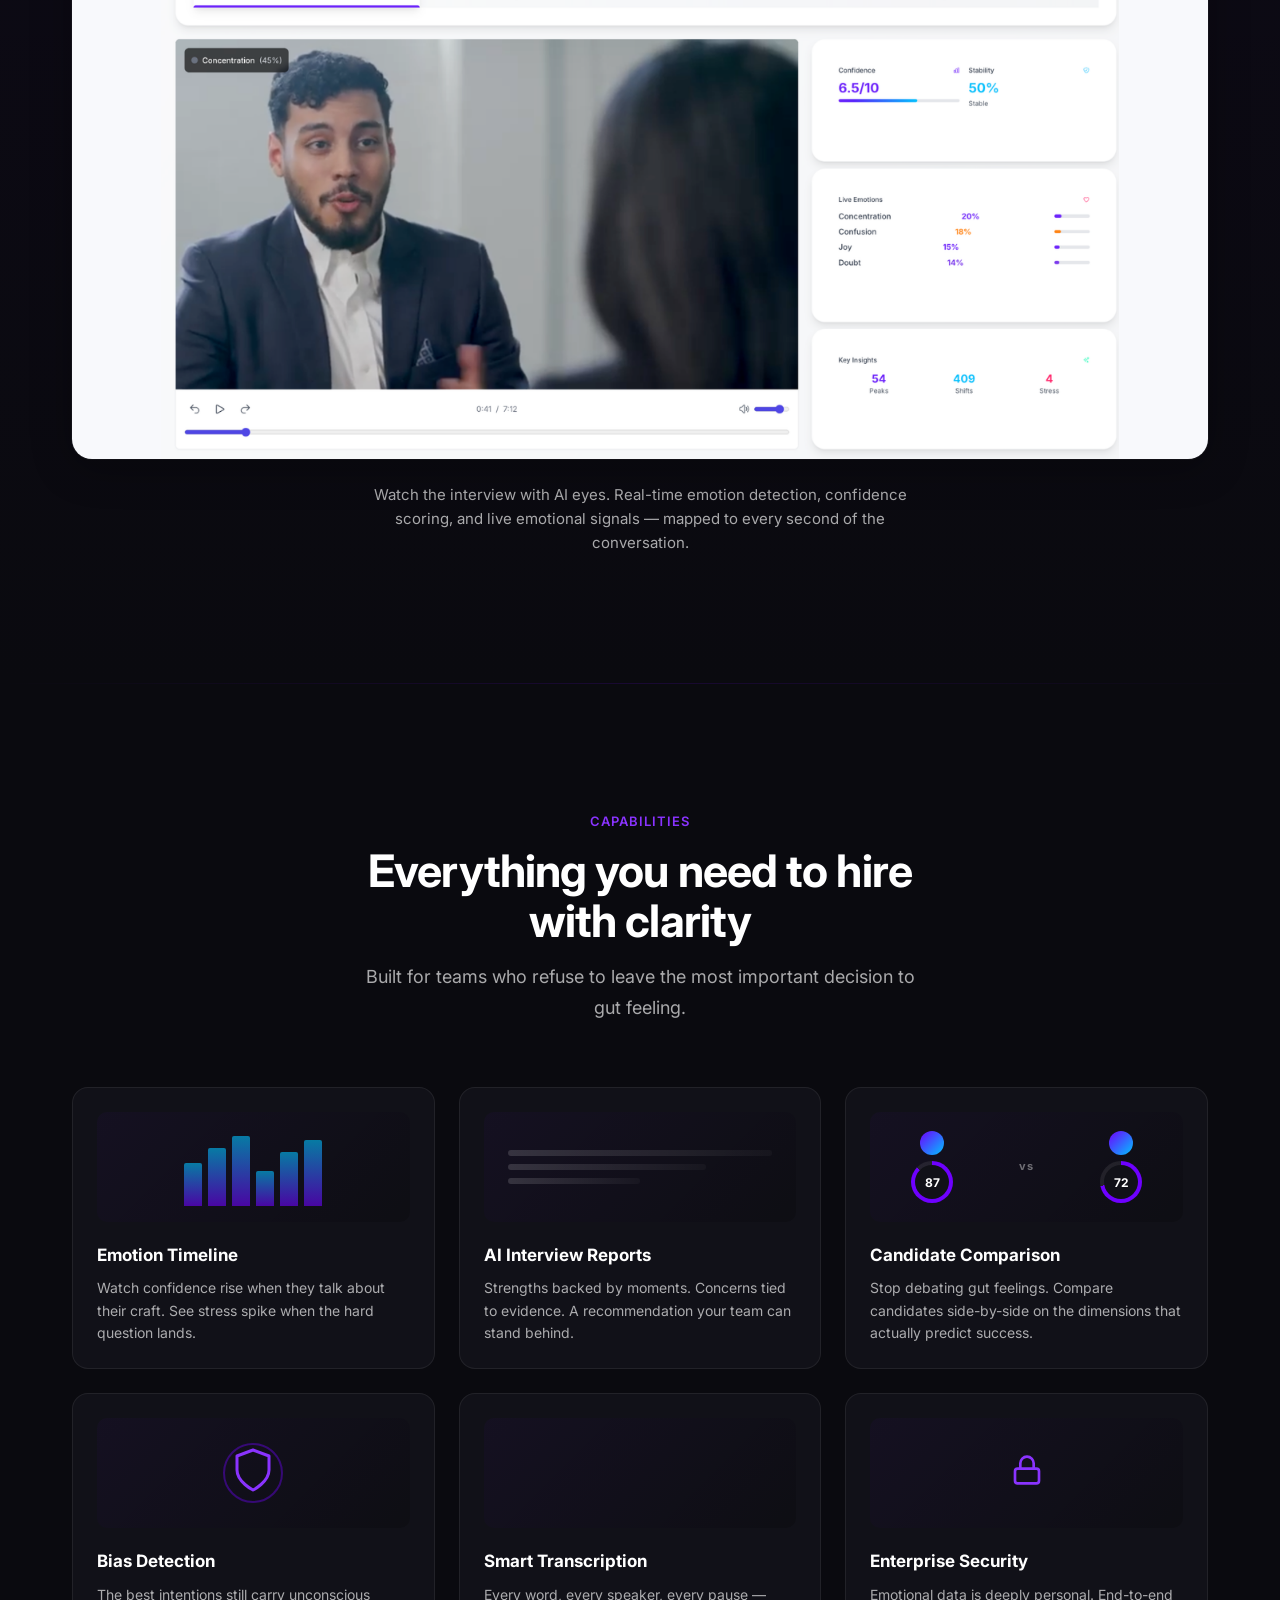
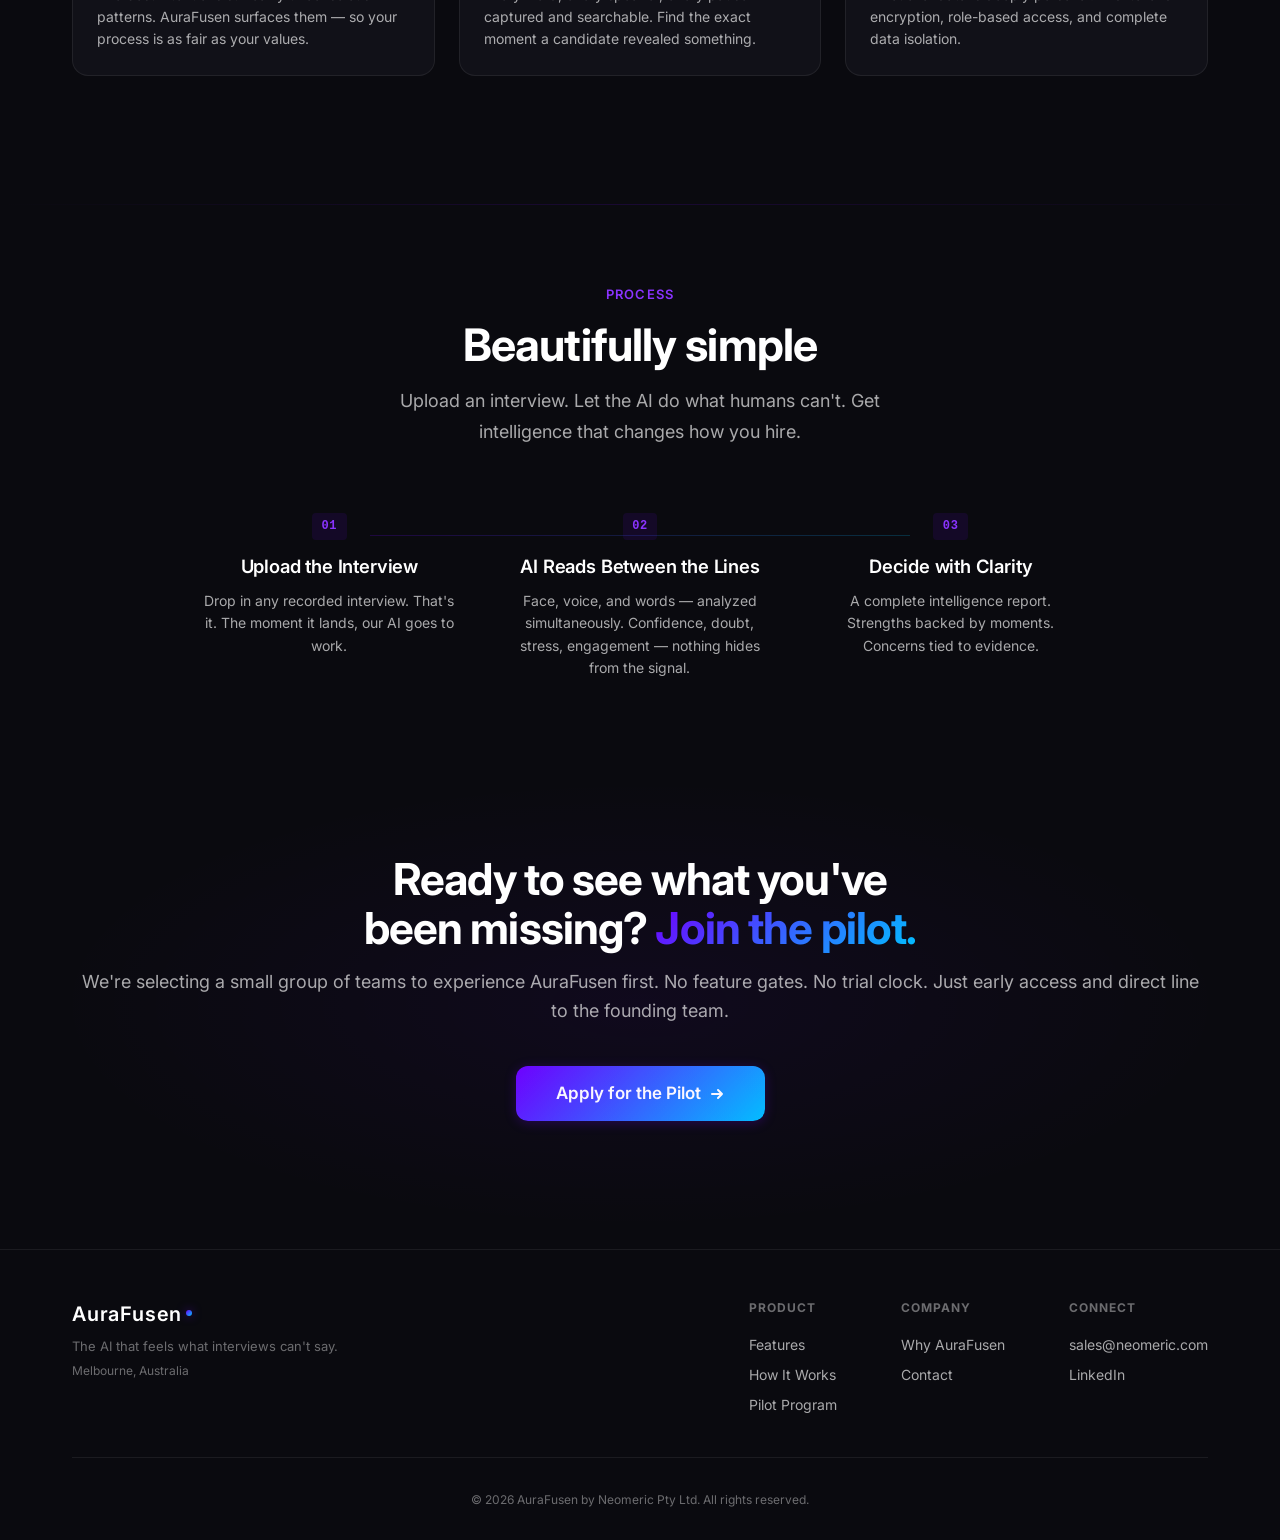
<file: product.html>
<!DOCTYPE html>
<html lang="en">

<head>
    <meta charset="UTF-8">
    <meta name="viewport" content="width=device-width, initial-scale=1.0">
    <title>Product | AuraFusen — See What No Interviewer Can</title>
    <meta name="description"
        content="Emotion timelines, AI interview reports, candidate comparison, and bias detection. The intelligence layer your hiring process has been missing.">

    <link rel="canonical" href="https://www.aurafusen.com/product.html">
    <meta name="theme-color" content="#0a0a0f">

    <!-- Open Graph -->
    <meta property="og:title" content="Product | AuraFusen — See What No Interviewer Can">
    <meta property="og:description"
        content="Emotion timelines, AI interview reports, candidate comparison, and bias detection for hiring teams.">
    <meta property="og:type" content="website">
    <meta property="og:url" content="https://www.aurafusen.com/product.html">
    <meta property="og:image" content="https://www.aurafusen.com/images/screenshot-dashboard.png">

    <!-- Twitter Card -->
    <meta name="twitter:card" content="summary_large_image">
    <meta name="twitter:title" content="Product | AuraFusen — See What No Interviewer Can">
    <meta name="twitter:description" content="Emotion timelines, AI reports, candidate comparison, and bias detection.">

    <!-- Favicon -->
    <link rel="apple-touch-icon" sizes="180x180" href="images/apple-touch-icon.png">
    <link rel="icon" type="image/png" sizes="32x32" href="images/favicon-32x32.png">
    <link rel="icon" type="image/png" sizes="16x16" href="images/favicon-16x16.png">
    <link rel="icon" type="image/x-icon" href="images/favicon.ico">

    <link rel="preconnect" href="https://fonts.googleapis.com">
    <link rel="preconnect" href="https://fonts.gstatic.com" crossorigin>
    <link href="https://fonts.googleapis.com/css2?family=Inter:wght@300;400;500;600;700;800&display=swap"
        rel="stylesheet">
    <link rel="stylesheet" href="css/styles.css">
</head>

<body>
    <!-- Navigation -->
    <nav aria-label="Main navigation">
        <div class="nav-inner">
            <a href="/" class="logo">
                <span class="logo-aura">Aura</span>Fusen
            </a>
            <div class="nav-links" id="nav-links">
                <a href="/">Home</a>
                <a href="/product.html" class="active">Product</a>
                <a href="/why.html">Why</a>
                <a href="/pilot.html">Pilot</a>
            </div>
            <div class="nav-actions">
                <button class="btn-demo" data-action="demo">Join the Pilot</button>
            </div>
            <button class="mobile-menu-btn" aria-label="Toggle menu" aria-expanded="false">
                <svg width="24" height="24" viewBox="0 0 24 24" fill="none" stroke="currentColor" stroke-width="2"
                    stroke-linecap="round">
                    <line x1="3" y1="6" x2="21" y2="6" class="menu-line-1" />
                    <line x1="3" y1="12" x2="21" y2="12" class="menu-line-2" />
                    <line x1="3" y1="18" x2="21" y2="18" class="menu-line-3" />
                </svg>
            </button>
        </div>
    </nav>

    <main>
        <!-- Product Hero -->
        <section class="product-hero">
            <div class="section-container">
                <span class="eyebrow">The Platform</span>
                <h1>Every signal. Every second.<br><span class="text-gradient">One intelligence layer.</span></h1>
                <p class="product-hero-intro">Face. Voice. Words. AuraFusen fuses them into a single emotional portrait
                    — then turns that portrait into decisions your team can actually trust.</p>
            </div>

            <!-- Signal fusion visualization -->
            <div class="signal-fusion">
                <div class="signal-input signal-face">
                    <div class="signal-icon">
                        <svg width="28" height="28" viewBox="0 0 24 24" fill="none" stroke="currentColor"
                            stroke-width="2" stroke-linecap="round" stroke-linejoin="round">
                            <circle cx="12" cy="12" r="10" />
                            <circle cx="9" cy="10" r="0.5" fill="currentColor" />
                            <circle cx="15" cy="10" r="0.5" fill="currentColor" />
                            <path d="M8 15c1.5 1 2.5 1 4 1s2.5 0 4-1" />
                        </svg>
                    </div>
                    <span class="signal-label">Face</span>
                    <span class="signal-detail">Micro-expressions</span>
                </div>
                <div class="signal-input signal-voice">
                    <div class="signal-icon">
                        <svg width="28" height="28" viewBox="0 0 24 24" fill="none" stroke="currentColor"
                            stroke-width="2" stroke-linecap="round" stroke-linejoin="round">
                            <path d="M12 1a3 3 0 00-3 3v8a3 3 0 006 0V4a3 3 0 00-3-3z" />
                            <path d="M19 10v2a7 7 0 01-14 0v-2" />
                        </svg>
                    </div>
                    <span class="signal-label">Voice</span>
                    <span class="signal-detail">Tone · Pitch · Pauses</span>
                </div>
                <div class="signal-input signal-words">
                    <div class="signal-icon">
                        <svg width="28" height="28" viewBox="0 0 24 24" fill="none" stroke="currentColor"
                            stroke-width="2" stroke-linecap="round" stroke-linejoin="round">
                            <path d="M4 4h16v16H4z" />
                            <path d="M8 9h8M8 13h6M8 17h4" />
                        </svg>
                    </div>
                    <span class="signal-label">Words</span>
                    <span class="signal-detail">Sentiment · Certainty</span>
                </div>
                <div class="signal-fusion-core">
                    <div class="fusion-pulse"></div>
                    <span class="fusion-label">Emotional<br>Portrait</span>
                </div>
                <svg class="signal-lines" viewBox="0 0 600 200" preserveAspectRatio="none" aria-hidden="true">
                    <path d="M 100 50 Q 250 100 300 100" stroke="url(#signal-grad-1)" stroke-width="1.5" fill="none"
                        stroke-dasharray="4 4" />
                    <path d="M 100 100 Q 250 100 300 100" stroke="url(#signal-grad-2)" stroke-width="1.5" fill="none"
                        stroke-dasharray="4 4" />
                    <path d="M 100 150 Q 250 100 300 100" stroke="url(#signal-grad-3)" stroke-width="1.5" fill="none"
                        stroke-dasharray="4 4" />
                    <defs>
                        <linearGradient id="signal-grad-1" x1="0" x2="1">
                            <stop offset="0" stop-color="#6e00ff" stop-opacity="0.6" />
                            <stop offset="1" stop-color="#00c2ff" stop-opacity="0.3" />
                        </linearGradient>
                        <linearGradient id="signal-grad-2" x1="0" x2="1">
                            <stop offset="0" stop-color="#00c2ff" stop-opacity="0.6" />
                            <stop offset="1" stop-color="#6e00ff" stop-opacity="0.3" />
                        </linearGradient>
                        <linearGradient id="signal-grad-3" x1="0" x2="1">
                            <stop offset="0" stop-color="#ff00c8" stop-opacity="0.6" />
                            <stop offset="1" stop-color="#6e00ff" stop-opacity="0.3" />
                        </linearGradient>
                    </defs>
                </svg>
            </div>
        </section>

        <!-- Product Showcase (reused from original) -->
        <section id="showcase" class="product-showcase">
            <div class="section-container">
                <span class="eyebrow">Platform</span>
                <h2>This is what clarity looks like</h2>
                <p class="section-intro">No more guessing. No more "I had a good feeling about them." Just intelligence
                    — clear, visual, and undeniable.</p>

                <div class="showcase-tabs" role="tablist" aria-label="Product screenshots">
                    <button class="showcase-tab active" role="tab" aria-selected="true" data-tab="0">Video
                        Analysis</button>
                    <button class="showcase-tab" role="tab" aria-selected="false" data-tab="1">Emotional
                        Intelligence</button>
                    <button class="showcase-tab" role="tab" aria-selected="false" data-tab="2">Performance
                        Analysis</button>
                    <button class="showcase-tab" role="tab" aria-selected="false" data-tab="3">Hiring Dashboard</button>
                </div>

                <div class="showcase-viewer">
                    <div class="showcase-chrome">
                        <div class="chrome-dots">
                            <span></span><span></span><span></span>
                        </div>
                    </div>
                    <div class="showcase-screen">
                        <div class="showcase-slide active" data-slide="0">
                            <img src="images/screenshot-emotion-timeline.png" alt="AuraFusen Video Analysis"
                                loading="lazy">
                        </div>
                        <div class="showcase-slide" data-slide="1">
                            <img src="images/screenshot-ai-report.png" alt="AuraFusen Emotional Intelligence"
                                loading="lazy">
                        </div>
                        <div class="showcase-slide" data-slide="2">
                            <img src="images/screenshot-comparison.png" alt="AuraFusen Performance Analysis"
                                loading="lazy">
                        </div>
                        <div class="showcase-slide" data-slide="3">
                            <img src="images/screenshot-dashboard.png" alt="AuraFusen Hiring Dashboard" loading="lazy">
                        </div>
                    </div>
                </div>

                <div class="showcase-descriptions">
                    <p class="showcase-desc active" data-desc="0">Watch the interview with AI eyes. Real-time emotion
                        detection, confidence scoring, and live emotional signals — mapped to every second of the
                        conversation.</p>
                    <p class="showcase-desc" data-desc="1">Dominant emotions, EI competency scores, and the full
                        emotional journey across every question. The story beneath the words, visualized.</p>
                    <p class="showcase-desc" data-desc="2">Technical skills, communication, problem solving, cultural
                        fit — scored and broken down into the competencies that actually predict success.</p>
                    <p class="showcase-desc" data-desc="3">Your entire hiring pipeline at a glance — candidates,
                        interviews analyzed, scores averaged, and positions tracked from application to hire.</p>
                </div>
            </div>
        </section>

        <!-- Full capabilities grid (all 6 features) -->
        <section class="capabilities-full">
            <div class="section-container">
                <span class="eyebrow">Capabilities</span>
                <h2>Everything you need to hire<br>with clarity</h2>
                <p class="section-intro">Built for teams who refuse to leave the most important decision to gut feeling.
                </p>

                <div class="cap-grid">
                    <div class="cap-card">
                        <div class="cap-visual cap-visual-timeline">
                            <div class="cv-bar" style="--h: 55%; --d: 0"></div>
                            <div class="cv-bar" style="--h: 75%; --d: 1"></div>
                            <div class="cv-bar" style="--h: 90%; --d: 2"></div>
                            <div class="cv-bar" style="--h: 45%; --d: 3"></div>
                            <div class="cv-bar" style="--h: 70%; --d: 4"></div>
                            <div class="cv-bar" style="--h: 85%; --d: 5"></div>
                        </div>
                        <h3>Emotion Timeline</h3>
                        <p>Watch confidence rise when they talk about their craft. See stress spike when the hard
                            question lands.</p>
                    </div>

                    <div class="cap-card">
                        <div class="cap-visual cap-visual-report">
                            <div class="cv-line wide"></div>
                            <div class="cv-line"></div>
                            <div class="cv-line short"></div>
                        </div>
                        <h3>AI Interview Reports</h3>
                        <p>Strengths backed by moments. Concerns tied to evidence. A recommendation your team can stand
                            behind.</p>
                    </div>

                    <div class="cap-card">
                        <div class="cap-visual cap-visual-compare">
                            <div class="cv-person">
                                <div class="cv-avatar"></div>
                                <div class="cv-score" style="--score: 87"><span>87</span></div>
                            </div>
                            <div class="cv-vs">vs</div>
                            <div class="cv-person">
                                <div class="cv-avatar"></div>
                                <div class="cv-score" style="--score: 72"><span>72</span></div>
                            </div>
                        </div>
                        <h3>Candidate Comparison</h3>
                        <p>Stop debating gut feelings. Compare candidates side-by-side on the dimensions that actually
                            predict success.</p>
                    </div>

                    <div class="cap-card">
                        <div class="cap-visual cap-visual-bias">
                            <div class="cv-shield">
                                <svg width="48" height="48" viewBox="0 0 24 24" fill="none" stroke="currentColor"
                                    stroke-width="1.5" stroke-linecap="round" stroke-linejoin="round">
                                    <path d="M12 22s8-4 8-10V5l-8-3-8 3v7c0 6 8 10 8 10z" />
                                </svg>
                            </div>
                            <div class="cv-shield-pulse"></div>
                        </div>
                        <h3>Bias Detection</h3>
                        <p>The best intentions still carry unconscious patterns. AuraFusen surfaces them — so your
                            process is as fair as your values.</p>
                    </div>

                    <div class="cap-card">
                        <div class="cap-visual cap-visual-transcript">
                            <div class="cv-transcript-bar"></div>
                            <div class="cv-transcript-bar"></div>
                            <div class="cv-transcript-bar"></div>
                            <div class="cv-transcript-bar"></div>
                        </div>
                        <h3>Smart Transcription</h3>
                        <p>Every word, every speaker, every pause — captured and searchable. Find the exact moment a
                            candidate revealed something.</p>
                    </div>

                    <div class="cap-card">
                        <div class="cap-visual cap-visual-security">
                            <div class="cv-lock">
                                <svg width="32" height="32" viewBox="0 0 24 24" fill="none" stroke="currentColor"
                                    stroke-width="2" stroke-linecap="round" stroke-linejoin="round">
                                    <rect x="3" y="11" width="18" height="11" rx="2" ry="2" />
                                    <path d="M7 11V7a5 5 0 0110 0v4" />
                                </svg>
                            </div>
                        </div>
                        <h3>Enterprise Security</h3>
                        <p>Emotional data is deeply personal. End-to-end encryption, role-based access, and complete
                            data isolation.</p>
                    </div>
                </div>
            </div>
        </section>

        <!-- How It Works -->
        <section id="how-it-works" class="how-it-works">
            <div class="section-container">
                <span class="eyebrow">Process</span>
                <h2>Beautifully simple</h2>
                <p class="section-intro">Upload an interview. Let the AI do what humans can't. Get intelligence that
                    changes how you hire.</p>

                <div class="steps-strip">
                    <div class="step">
                        <span class="step-number">01</span>
                        <h3>Upload the Interview</h3>
                        <p>Drop in any recorded interview. That's it. The moment it lands, our AI goes to work.</p>
                    </div>
                    <div class="step">
                        <span class="step-number">02</span>
                        <h3>AI Reads Between the Lines</h3>
                        <p>Face, voice, and words — analyzed simultaneously. Confidence, doubt, stress, engagement —
                            nothing hides from the signal.</p>
                    </div>
                    <div class="step">
                        <span class="step-number">03</span>
                        <h3>Decide with Clarity</h3>
                        <p>A complete intelligence report. Strengths backed by moments. Concerns tied to evidence.</p>
                    </div>
                    <div class="steps-connector" aria-hidden="true"></div>
                </div>
            </div>
        </section>

        <!-- CTA -->
        <section class="final-cta">
            <div class="final-cta-bg"></div>
            <div class="section-container">
                <h2>Ready to see what you've<br>been missing? <span class="text-gradient">Join the pilot.</span></h2>
                <p>We're selecting a small group of teams to experience AuraFusen first. No feature gates. No trial
                    clock. Just early access and direct line to the founding team.</p>
                <a href="/pilot.html" class="btn btn-primary btn-lg">
                    Apply for the Pilot
                    <svg width="16" height="16" viewBox="0 0 16 16" fill="none" stroke="currentColor" stroke-width="2"
                        stroke-linecap="round" stroke-linejoin="round">
                        <path d="M3 8h10M9 4l4 4-4 4" />
                    </svg>
                </a>
            </div>
        </section>
    </main>

    <!-- Footer -->
    <footer>
        <div class="section-container">
            <div class="footer-content">
                <div class="footer-brand">
                    <a href="/" class="logo">
                        <span class="logo-aura">Aura</span>Fusen
                    </a>
                    <p class="footer-tagline">The AI that feels what interviews can't say.</p>
                    <p class="footer-location">Melbourne, Australia</p>
                </div>
                <div class="footer-links">
                    <div class="footer-col">
                        <h4>Product</h4>
                        <a href="/product.html">Features</a>
                        <a href="/product.html#how-it-works">How It Works</a>
                        <a href="/pilot.html">Pilot Program</a>
                    </div>
                    <div class="footer-col">
                        <h4>Company</h4>
                        <a href="/why.html">Why AuraFusen</a>
                        <a href="mailto:sales@neomeric.com">Contact</a>
                    </div>
                    <div class="footer-col">
                        <h4>Connect</h4>
                        <a href="mailto:sales@neomeric.com">sales@neomeric.com</a>
                        <a href="https://www.linkedin.com/company/aurafusen" target="_blank"
                            rel="noopener noreferrer">LinkedIn</a>
                    </div>
                </div>
            </div>
            <div class="footer-bottom">
                <p>&copy; 2026 AuraFusen by Neomeric Pty Ltd. All rights reserved.</p>
            </div>
        </div>
    </footer>

    <!-- Demo Request Modal -->
    <div class="modal" id="demo-modal" role="dialog" aria-modal="true" aria-label="Request a demo">
        <div class="modal-backdrop"></div>
        <div class="modal-content demo-modal-content">
            <button class="modal-close" aria-label="Close">
                <svg width="20" height="20" viewBox="0 0 20 20" fill="none" stroke="currentColor" stroke-width="2"
                    stroke-linecap="round">
                    <line x1="4" y1="4" x2="16" y2="16" />
                    <line x1="16" y1="4" x2="4" y2="16" />
                </svg>
            </button>
            <h2>Join the pilot</h2>
            <p>We're handpicking a small group of teams to shape the future of hiring intelligence. 15 minutes — let's
                see if we're the right fit.</p>
            <form id="demo-form">
                <div class="form-field">
                    <label for="demo-name">Full name</label>
                    <input type="text" id="demo-name" name="name" placeholder="Jane Smith" required>
                </div>
                <div class="form-field">
                    <label for="demo-email">Work email</label>
                    <input type="email" id="demo-email" name="email" placeholder="jane@company.com" required>
                </div>
                <div class="form-field">
                    <label for="demo-company">Company name</label>
                    <input type="text" id="demo-company" name="company" placeholder="Acme Corp" required>
                </div>
                <div class="form-field">
                    <label for="demo-size">Team size <span class="optional">(optional)</span></label>
                    <input type="text" id="demo-size" name="team_size" placeholder="e.g. 10-50">
                </div>
                <button type="submit" class="btn btn-primary btn-full">Apply for the Pilot</button>
            </form>
        </div>
    </div>

    <script src="js/main.js"></script>
    <script>
        window.NeomindConfig = {
            "apiUrl": "https://api.neomindhub.com",
            "apiKey": "nm_0bffa4f1a41fb2420350f4c33785c43747ff528bc2508e710ace626eb7c00022",
            "agent": "simon",
            "siteName": "aurafusen.com"
        };
    </script>
    <script src="https://api.neomindhub.com/static/widget.js" async></script>
</body>

</html>
</file>
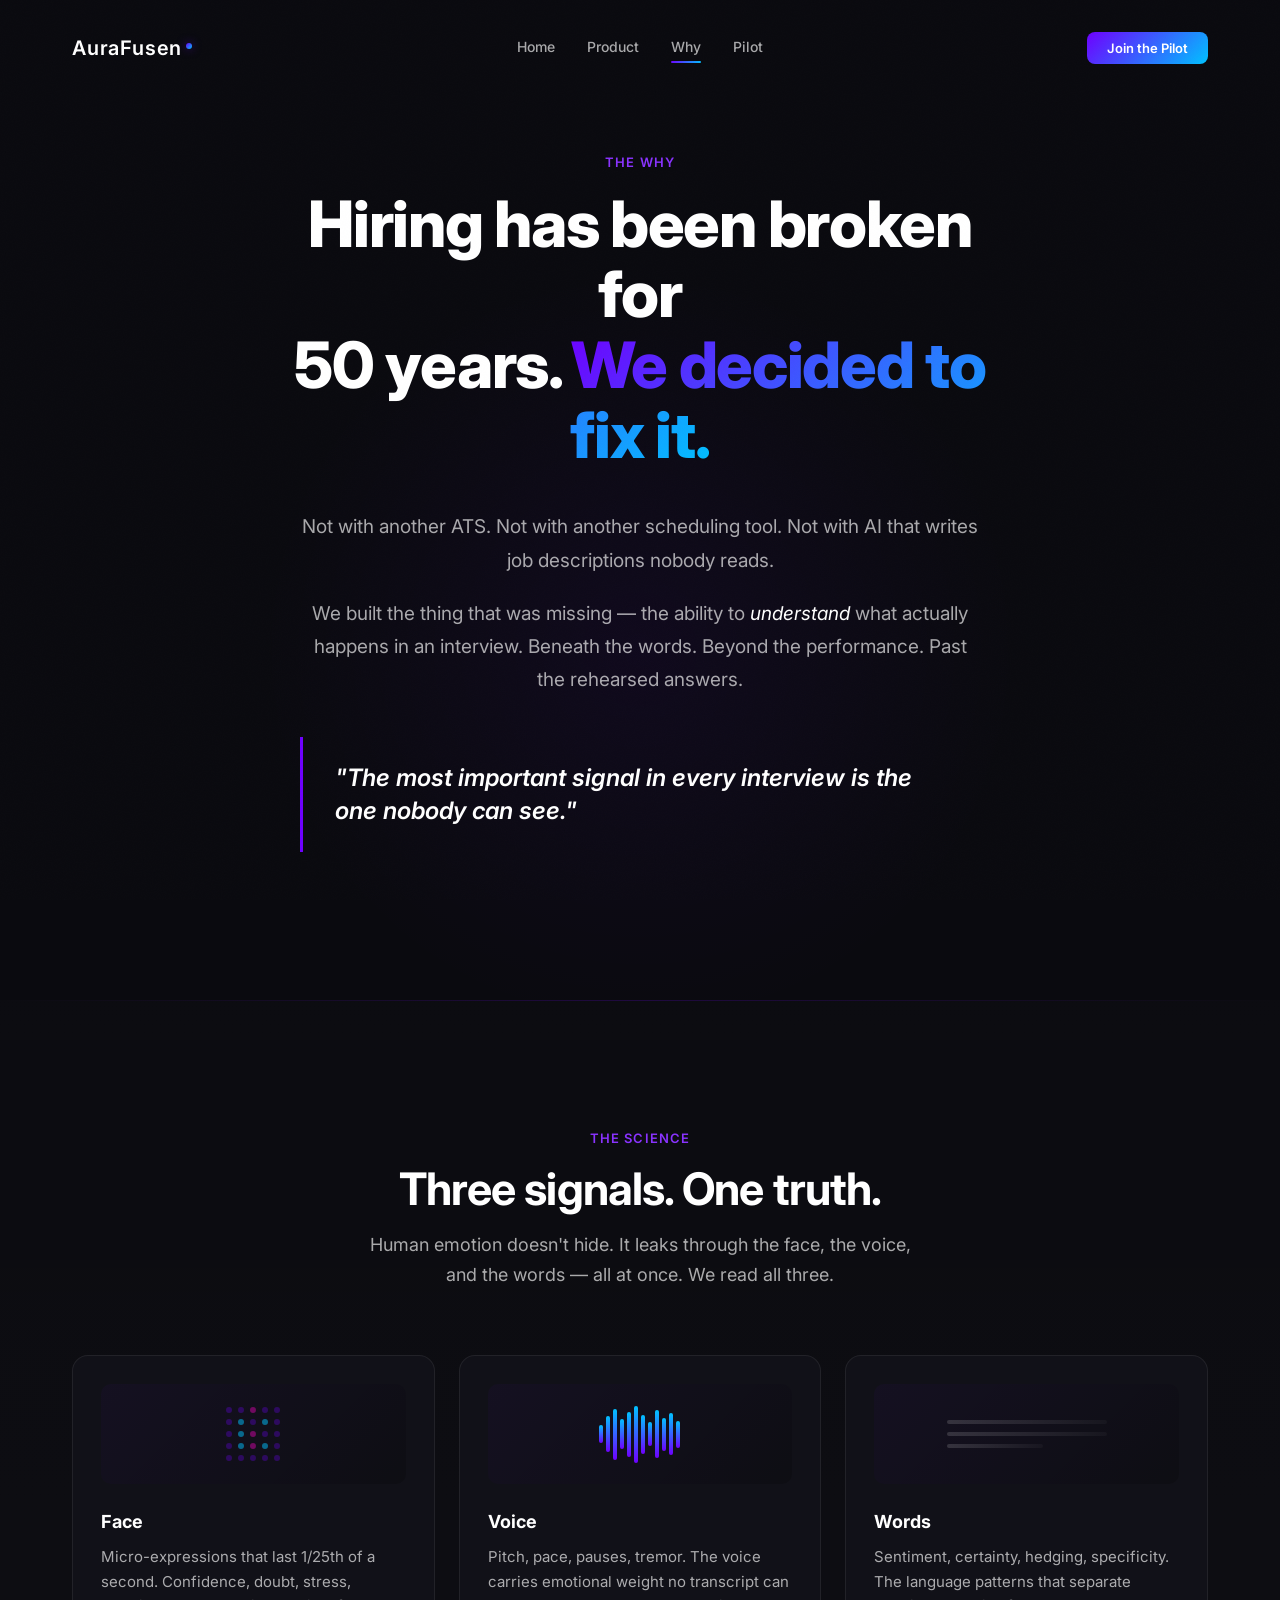
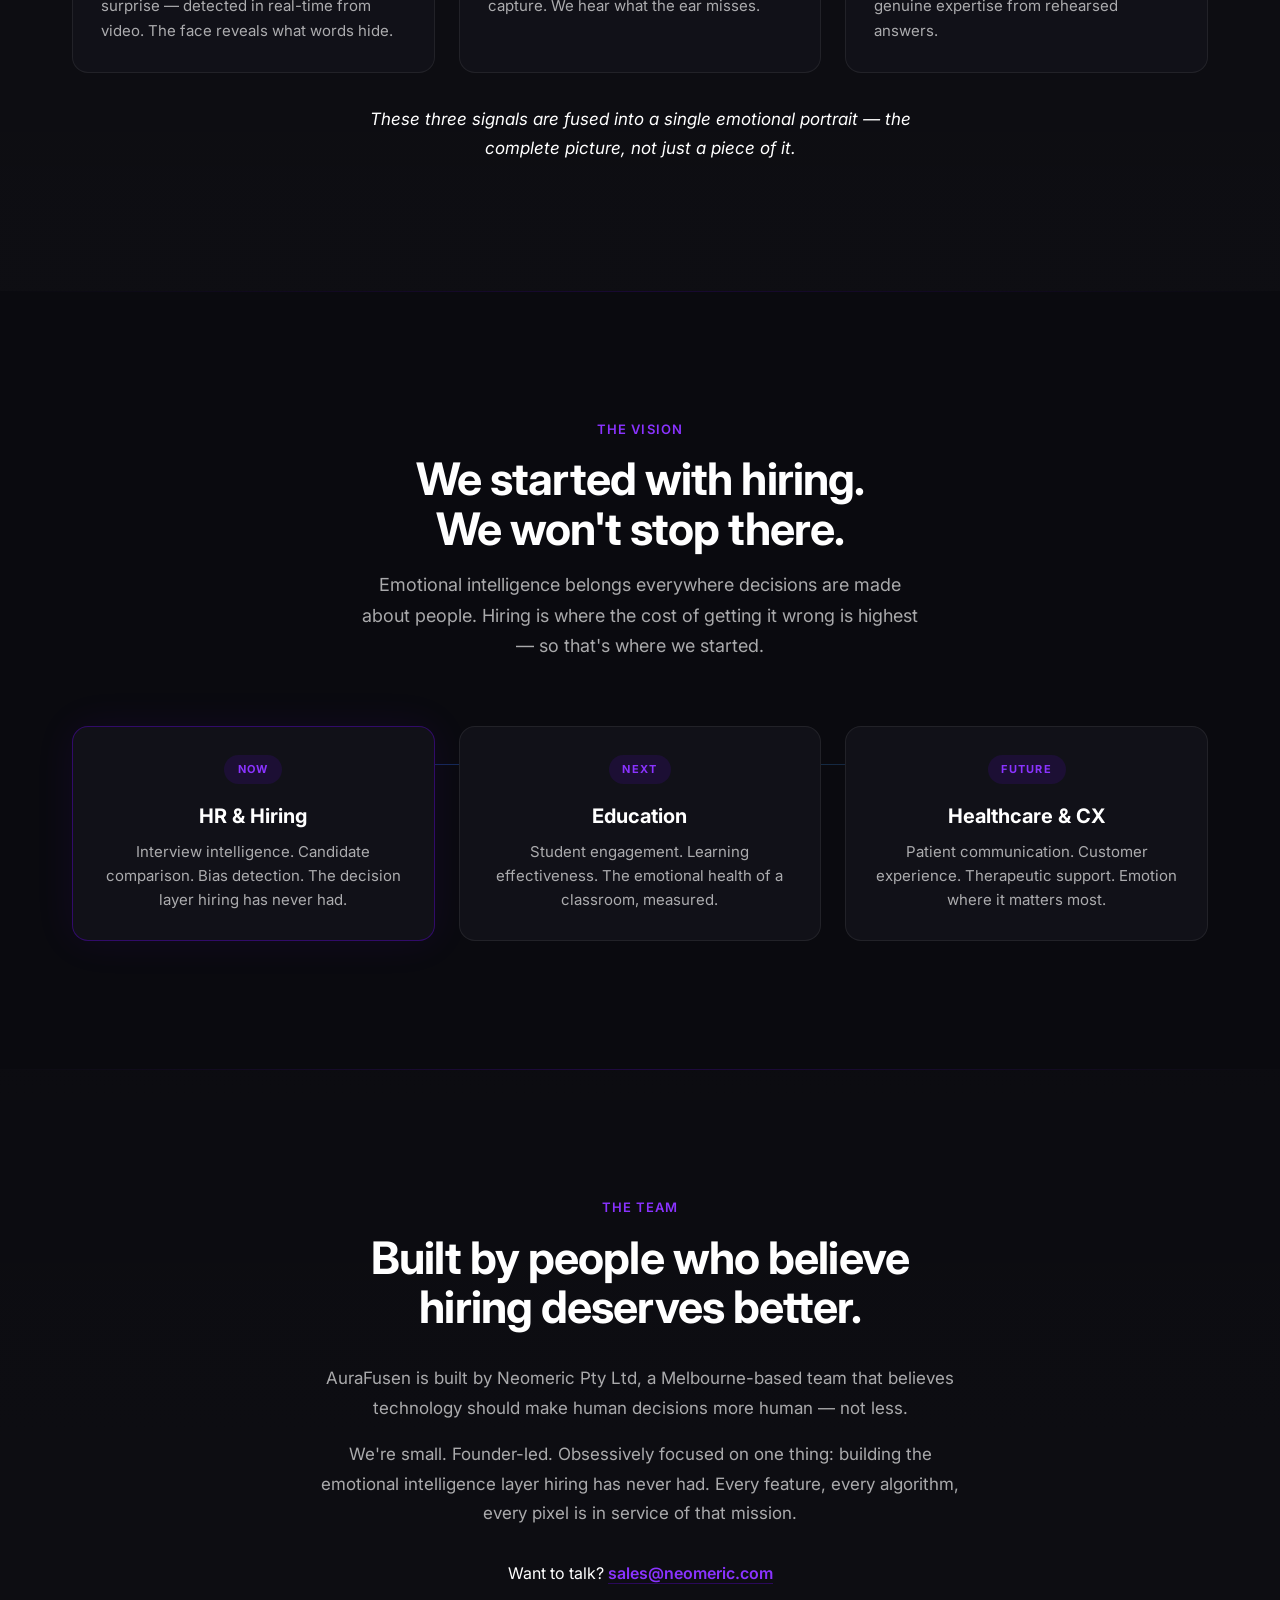
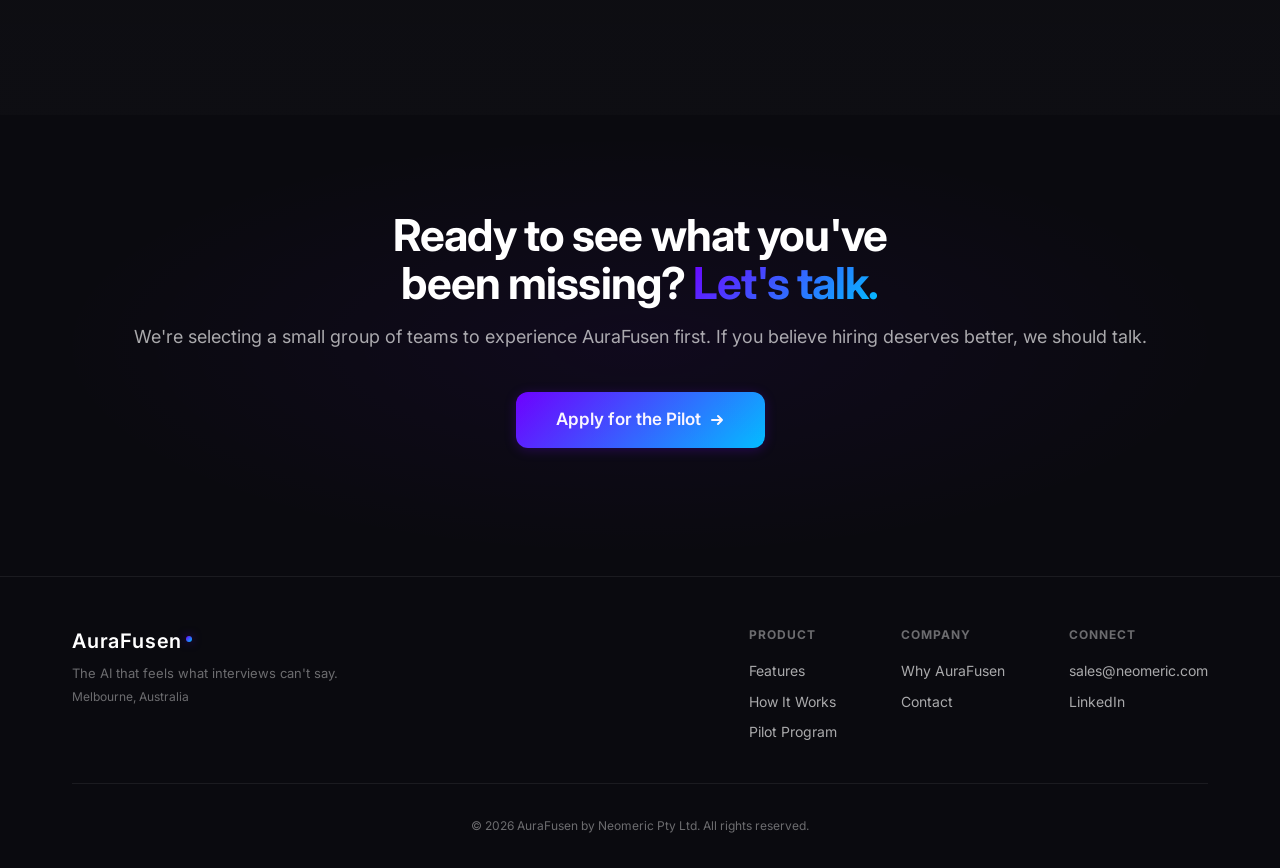
<file: why.html>
<!DOCTYPE html>
<html lang="en">

<head>
    <meta charset="UTF-8">
    <meta name="viewport" content="width=device-width, initial-scale=1.0">
    <title>Why | AuraFusen — Hiring Has Been Broken for 50 Years</title>
    <meta name="description"
        content="Why we built AuraFusen. The conviction behind emotion intelligence for hiring — and where we're taking it next.">

    <link rel="canonical" href="https://www.aurafusen.com/why.html">
    <meta name="theme-color" content="#0a0a0f">

    <meta property="og:title" content="Why | AuraFusen">
    <meta property="og:description"
        content="Why we built AuraFusen — the conviction behind emotion intelligence for hiring.">
    <meta property="og:type" content="website">
    <meta property="og:url" content="https://www.aurafusen.com/why.html">

    <meta name="twitter:card" content="summary_large_image">
    <meta name="twitter:title" content="Why | AuraFusen">
    <meta name="twitter:description"
        content="Why we built AuraFusen — the conviction behind emotion intelligence for hiring.">

    <link rel="apple-touch-icon" sizes="180x180" href="images/apple-touch-icon.png">
    <link rel="icon" type="image/png" sizes="32x32" href="images/favicon-32x32.png">
    <link rel="icon" type="image/png" sizes="16x16" href="images/favicon-16x16.png">
    <link rel="icon" type="image/x-icon" href="images/favicon.ico">

    <link rel="preconnect" href="https://fonts.googleapis.com">
    <link rel="preconnect" href="https://fonts.gstatic.com" crossorigin>
    <link href="https://fonts.googleapis.com/css2?family=Inter:wght@300;400;500;600;700;800&display=swap"
        rel="stylesheet">
    <link rel="stylesheet" href="css/styles.css">
</head>

<body>
    <nav aria-label="Main navigation">
        <div class="nav-inner">
            <a href="/" class="logo"><span class="logo-aura">Aura</span>Fusen</a>
            <div class="nav-links" id="nav-links">
                <a href="/">Home</a>
                <a href="/product.html">Product</a>
                <a href="/why.html" class="active">Why</a>
                <a href="/pilot.html">Pilot</a>
            </div>
            <div class="nav-actions">
                <button class="btn-demo" data-action="demo">Join the Pilot</button>
            </div>
            <button class="mobile-menu-btn" aria-label="Toggle menu" aria-expanded="false">
                <svg width="24" height="24" viewBox="0 0 24 24" fill="none" stroke="currentColor" stroke-width="2"
                    stroke-linecap="round">
                    <line x1="3" y1="6" x2="21" y2="6" />
                    <line x1="3" y1="12" x2="21" y2="12" />
                    <line x1="3" y1="18" x2="21" y2="18" />
                </svg>
            </button>
        </div>
    </nav>

    <main>
        <!-- Opening / Conviction -->
        <section class="why-opening">
            <div class="section-container">
                <span class="eyebrow">The Why</span>
                <h1>Hiring has been broken for<br>50 years. <span class="text-gradient">We decided to fix it.</span>
                </h1>
                <div class="why-opening-body">
                    <p>Not with another ATS. Not with another scheduling tool. Not with AI that writes job descriptions
                        nobody reads.</p>
                    <p>We built the thing that was missing — the ability to <em>understand</em> what actually happens in
                        an interview. Beneath the words. Beyond the performance. Past the rehearsed answers.</p>
                    <p class="why-pullquote">"The most important signal in every interview is the one nobody can see."
                    </p>
                </div>
            </div>
        </section>

        <!-- Science: Face / Voice / Words -->
        <section class="why-science">
            <div class="section-container">
                <span class="eyebrow">The Science</span>
                <h2>Three signals. One truth.</h2>
                <p class="section-intro">Human emotion doesn't hide. It leaks through the face, the voice, and the words
                    — all at once. We read all three.</p>

                <div class="science-grid">
                    <div class="science-card">
                        <div class="science-visual science-visual-face">
                            <div class="sv-dot-grid">
                                <span></span><span></span><span></span><span></span><span></span>
                                <span></span><span></span><span></span><span></span><span></span>
                                <span></span><span></span><span></span><span></span><span></span>
                                <span></span><span></span><span></span><span></span><span></span>
                                <span></span><span></span><span></span><span></span><span></span>
                            </div>
                        </div>
                        <h3>Face</h3>
                        <p>Micro-expressions that last 1/25th of a second. Confidence, doubt, stress, surprise —
                            detected in real-time from video. The face reveals what words hide.</p>
                    </div>

                    <div class="science-card">
                        <div class="science-visual science-visual-voice">
                            <div class="sv-wave">
                                <span style="--h: 30%"></span>
                                <span style="--h: 60%"></span>
                                <span style="--h: 85%"></span>
                                <span style="--h: 50%"></span>
                                <span style="--h: 75%"></span>
                                <span style="--h: 95%"></span>
                                <span style="--h: 65%"></span>
                                <span style="--h: 40%"></span>
                                <span style="--h: 80%"></span>
                                <span style="--h: 55%"></span>
                                <span style="--h: 70%"></span>
                                <span style="--h: 45%"></span>
                            </div>
                        </div>
                        <h3>Voice</h3>
                        <p>Pitch, pace, pauses, tremor. The voice carries emotional weight no transcript can capture. We
                            hear what the ear misses.</p>
                    </div>

                    <div class="science-card">
                        <div class="science-visual science-visual-words">
                            <div class="sv-text-lines">
                                <div class="sv-line"></div>
                                <div class="sv-line"></div>
                                <div class="sv-line short"></div>
                            </div>
                            <div class="sv-cursor"></div>
                        </div>
                        <h3>Words</h3>
                        <p>Sentiment, certainty, hedging, specificity. The language patterns that separate genuine
                            expertise from rehearsed answers.</p>
                    </div>
                </div>

                <p class="science-footer"><em>These three signals are fused into a single emotional portrait — the
                        complete picture, not just a piece of it.</em></p>
            </div>
        </section>

        <!-- Vision / Roadmap -->
        <section class="why-vision">
            <div class="section-container">
                <span class="eyebrow">The Vision</span>
                <h2>We started with hiring.<br>We won't stop there.</h2>
                <p class="section-intro">Emotional intelligence belongs everywhere decisions are made about people.
                    Hiring is where the cost of getting it wrong is highest — so that's where we started.</p>

                <div class="vision-horizons">
                    <div class="vision-horizon active">
                        <span class="vision-label">Now</span>
                        <h3>HR &amp; Hiring</h3>
                        <p>Interview intelligence. Candidate comparison. Bias detection. The decision layer hiring has
                            never had.</p>
                    </div>
                    <div class="vision-horizon">
                        <span class="vision-label">Next</span>
                        <h3>Education</h3>
                        <p>Student engagement. Learning effectiveness. The emotional health of a classroom, measured.
                        </p>
                    </div>
                    <div class="vision-horizon">
                        <span class="vision-label">Future</span>
                        <h3>Healthcare &amp; CX</h3>
                        <p>Patient communication. Customer experience. Therapeutic support. Emotion where it matters
                            most.</p>
                    </div>
                </div>
            </div>
        </section>

        <!-- Team -->
        <section class="why-team">
            <div class="section-container">
                <span class="eyebrow">The Team</span>
                <h2>Built by people who believe<br>hiring deserves better.</h2>
                <div class="why-team-body">
                    <p>AuraFusen is built by Neomeric Pty Ltd, a Melbourne-based team that believes technology should
                        make human decisions more human — not less.</p>
                    <p>We're small. Founder-led. Obsessively focused on one thing: building the emotional intelligence
                        layer hiring has never had. Every feature, every algorithm, every pixel is in service of that
                        mission.</p>
                </div>
                <p class="why-team-contact">Want to talk? <a href="mailto:sales@neomeric.com">sales@neomeric.com</a></p>
            </div>
        </section>

        <!-- Final CTA -->
        <section class="final-cta">
            <div class="final-cta-bg"></div>
            <div class="section-container">
                <h2>Ready to see what you've<br>been missing? <span class="text-gradient">Let's talk.</span></h2>
                <p>We're selecting a small group of teams to experience AuraFusen first. If you believe hiring deserves
                    better, we should talk.</p>
                <a href="/pilot.html" class="btn btn-primary btn-lg">
                    Apply for the Pilot
                    <svg width="16" height="16" viewBox="0 0 16 16" fill="none" stroke="currentColor" stroke-width="2"
                        stroke-linecap="round" stroke-linejoin="round">
                        <path d="M3 8h10M9 4l4 4-4 4" />
                    </svg>
                </a>
            </div>
        </section>
    </main>

    <footer>
        <div class="section-container">
            <div class="footer-content">
                <div class="footer-brand">
                    <a href="/" class="logo"><span class="logo-aura">Aura</span>Fusen</a>
                    <p class="footer-tagline">The AI that feels what interviews can't say.</p>
                    <p class="footer-location">Melbourne, Australia</p>
                </div>
                <div class="footer-links">
                    <div class="footer-col">
                        <h4>Product</h4>
                        <a href="/product.html">Features</a>
                        <a href="/product.html#how-it-works">How It Works</a>
                        <a href="/pilot.html">Pilot Program</a>
                    </div>
                    <div class="footer-col">
                        <h4>Company</h4>
                        <a href="/why.html">Why AuraFusen</a>
                        <a href="mailto:sales@neomeric.com">Contact</a>
                    </div>
                    <div class="footer-col">
                        <h4>Connect</h4>
                        <a href="mailto:sales@neomeric.com">sales@neomeric.com</a>
                        <a href="https://www.linkedin.com/company/aurafusen" target="_blank"
                            rel="noopener noreferrer">LinkedIn</a>
                    </div>
                </div>
            </div>
            <div class="footer-bottom">
                <p>&copy; 2026 AuraFusen by Neomeric Pty Ltd. All rights reserved.</p>
            </div>
        </div>
    </footer>

    <!-- Demo Modal -->
    <div class="modal" id="demo-modal" role="dialog" aria-modal="true" aria-label="Request a demo">
        <div class="modal-backdrop"></div>
        <div class="modal-content demo-modal-content">
            <button class="modal-close" aria-label="Close">
                <svg width="20" height="20" viewBox="0 0 20 20" fill="none" stroke="currentColor" stroke-width="2"
                    stroke-linecap="round">
                    <line x1="4" y1="4" x2="16" y2="16" />
                    <line x1="16" y1="4" x2="4" y2="16" />
                </svg>
            </button>
            <h2>Join the pilot</h2>
            <p>We're handpicking a small group of teams. 15 minutes — let's see if we're the right fit.</p>
            <form id="demo-form">
                <div class="form-field"><label for="demo-name">Full name</label><input type="text" id="demo-name"
                        name="name" placeholder="Jane Smith" required></div>
                <div class="form-field"><label for="demo-email">Work email</label><input type="email" id="demo-email"
                        name="email" placeholder="jane@company.com" required></div>
                <div class="form-field"><label for="demo-company">Company name</label><input type="text"
                        id="demo-company" name="company" placeholder="Acme Corp" required></div>
                <div class="form-field"><label for="demo-size">Team size <span
                            class="optional">(optional)</span></label><input type="text" id="demo-size" name="team_size"
                        placeholder="e.g. 10-50"></div>
                <button type="submit" class="btn btn-primary btn-full">Apply for the Pilot</button>
            </form>
        </div>
    </div>

    <script src="js/main.js"></script>
    <script>
        window.NeomindConfig = {
            "apiUrl": "https://api.neomindhub.com",
            "apiKey": "nm_0bffa4f1a41fb2420350f4c33785c43747ff528bc2508e710ace626eb7c00022",
            "agent": "simon",
            "siteName": "aurafusen.com"
        };
    </script>
    <script src="https://api.neomindhub.com/static/widget.js" async></script>
</body>

</html>
</file>
<file: css/styles.css>
/* ============================================
   AuraFusen -- Premium Enterprise Landing Page
   ============================================ */

/* ---- Design Tokens ---- */
:root {
    /* Colors */
    --primary: #6e00ff;
    --primary-light: #8a33ff;
    --secondary: #00c2ff;
    --accent: #ff00c8;
    --bg: #0a0a0f;
    --surface: #111118;
    --surface-elevated: #16161f;
    --surface-hover: #1a1a28;
    --border: rgba(255, 255, 255, 0.07);
    --border-hover: rgba(110, 0, 255, 0.35);
    --text: #ffffff;
    --text-secondary: rgba(255, 255, 255, 0.65);
    --text-muted: rgba(255, 255, 255, 0.4);

    /* Gradients */
    --gradient-primary: linear-gradient(135deg, #6e00ff, #00c2ff);
    --gradient-accent: linear-gradient(135deg, #ff00c8, #6e00ff);
    --gradient-border: linear-gradient(135deg, #6e00ff, #00c2ff, #ff00c8);
    --gradient-text: linear-gradient(135deg, #ffffff 0%, rgba(255, 255, 255, 0.7) 100%);

    /* Glows */
    --glow-primary: 0 0 80px rgba(110, 0, 255, 0.12);
    --glow-secondary: 0 0 60px rgba(0, 194, 255, 0.08);

    /* Typography */
    --font-family: 'Inter', -apple-system, BlinkMacSystemFont, 'Segoe UI', sans-serif;

    /* Spacing */
    --space-section: clamp(6rem, 10vw, 10rem);
    --space-xl: 4rem;
    --space-lg: 2.5rem;
    --space-md: 1.5rem;
    --space-sm: 1rem;
    --space-xs: 0.5rem;

    /* Radii */
    --radius: 10px;
    --radius-lg: 16px;
    --radius-xl: 20px;

    /* Layout */
    --max-width: 1200px;
    --nav-height: 72px;
    --nav-top-offset: 12px;
}

/* ---- Reset & Base ---- */
*, *::before, *::after {
    margin: 0;
    padding: 0;
    box-sizing: border-box;
}

html {
    scroll-behavior: smooth;
    scroll-padding-top: calc(var(--nav-height) + 2rem);
}

body {
    font-family: var(--font-family);
    background-color: var(--bg);
    color: var(--text);
    line-height: 1.6;
    overflow-x: hidden;
    -webkit-font-smoothing: antialiased;
    -moz-osx-font-smoothing: grayscale;
}

/* Subtle noise texture for depth */
body::after {
    content: '';
    position: fixed;
    inset: 0;
    opacity: 0.015;
    pointer-events: none;
    z-index: 10000;
    background-image: url("data:image/svg+xml,%3Csvg viewBox='0 0 256 256' xmlns='http://www.w3.org/2000/svg'%3E%3Cfilter id='noise'%3E%3CfeTurbulence type='fractalNoise' baseFrequency='0.9' numOctaves='4' stitchTiles='stitch'/%3E%3C/filter%3E%3Crect width='100%25' height='100%25' filter='url(%23noise)'/%3E%3C/svg%3E");
    background-repeat: repeat;
    background-size: 256px 256px;
}

img {
    max-width: 100%;
    display: block;
}

a {
    color: inherit;
    text-decoration: none;
}

button {
    font-family: inherit;
    cursor: pointer;
}

/* Focus styles for accessibility */
:focus-visible {
    outline: 2px solid var(--primary);
    outline-offset: 2px;
}

/* ---- Layout ---- */
.section-container {
    max-width: var(--max-width);
    margin: 0 auto;
    padding: 0 2rem;
}

section {
    padding: var(--space-section) 0;
    position: relative;
}

/* ---- Section Headers ---- */
.eyebrow {
    display: block;
    font-size: 0.8125rem;
    font-weight: 600;
    letter-spacing: 0.08em;
    text-transform: uppercase;
    color: var(--primary-light);
    margin-bottom: var(--space-sm);
    text-align: center;
}

section h2 {
    font-size: clamp(2rem, 3.5vw, 3rem);
    font-weight: 700;
    letter-spacing: -0.02em;
    line-height: 1.1;
    text-align: center;
    margin-bottom: var(--space-sm);
}

.section-intro {
    text-align: center;
    color: var(--text-secondary);
    font-size: 1.125rem;
    line-height: 1.7;
    max-width: 560px;
    margin: 0 auto var(--space-xl);
}

/* Section gradient dividers */
section + section::before {
    content: '';
    display: block;
    position: absolute;
    top: 0;
    left: 0;
    right: 0;
    height: 1px;
    background: linear-gradient(90deg, transparent, rgba(110, 0, 255, 0.15), transparent);
}

/* ---- Buttons ---- */
.btn {
    display: inline-flex;
    align-items: center;
    justify-content: center;
    gap: 0.5rem;
    padding: 0.75rem 1.75rem;
    border-radius: var(--radius);
    font-size: 0.9375rem;
    font-weight: 600;
    border: none;
    transition: all 0.25s ease;
    white-space: nowrap;
    line-height: 1.4;
}

.btn-primary {
    background: var(--gradient-primary);
    color: white;
    box-shadow: 0 2px 12px rgba(110, 0, 255, 0.25);
}

.btn-primary:hover {
    box-shadow: 0 4px 20px rgba(110, 0, 255, 0.35);
    transform: translateY(-1px);
}

.btn-ghost {
    background: transparent;
    color: var(--text-secondary);
    border: 1px solid var(--border);
}

.btn-ghost:hover {
    color: var(--text);
    border-color: rgba(255, 255, 255, 0.2);
    background: rgba(255, 255, 255, 0.03);
}

.btn-outline {
    background: transparent;
    color: var(--primary-light);
    border: 1px solid rgba(110, 0, 255, 0.25);
    width: 100%;
}

.btn-outline:hover {
    background: rgba(110, 0, 255, 0.08);
    border-color: rgba(110, 0, 255, 0.4);
    transform: translateY(-1px);
}

.btn-lg {
    padding: 1rem 2.5rem;
    font-size: 1.0625rem;
    border-radius: 12px;
}

.btn-full {
    width: 100%;
}

/* ---- Navigation ---- */
nav {
    position: fixed;
    top: var(--nav-top-offset);
    left: 0;
    right: 0;
    z-index: 100;
    height: var(--nav-height);
    background: transparent;
    border-bottom: 1px solid transparent;
    transition: top 0.3s ease, background 0.35s ease, border-color 0.35s ease;
}

nav.scrolled {
    top: 0;
    background: rgba(10, 10, 15, 0.82);
    backdrop-filter: blur(24px);
    -webkit-backdrop-filter: blur(24px);
    border-bottom-color: var(--border);
}

.nav-inner {
    max-width: var(--max-width);
    margin: 0 auto;
    padding: 0 2rem;
    height: 100%;
    display: flex;
    align-items: center;
    justify-content: space-between;
}

.logo {
    display: flex;
    align-items: center;
    font-size: 1.25rem;
    font-weight: 600;
    letter-spacing: 0.04em;
    color: var(--text);
    text-decoration: none;
    transition: opacity 0.2s ease;
}

.logo:hover {
    opacity: 0.85;
}

.logo .logo-aura {
    /* Single-color modern treatment */
}

.logo::after {
    content: '';
    display: inline-block;
    width: 6px;
    height: 6px;
    border-radius: 50%;
    background: var(--gradient-primary);
    margin-left: 4px;
    margin-bottom: 3px;
    vertical-align: bottom;
    box-shadow: 0 0 10px rgba(110, 0, 255, 0.5);
}

.logo-img {
    display: none;
}

.nav-links {
    display: flex;
    gap: 2rem;
}

.nav-links a {
    color: var(--text-secondary);
    font-size: 0.875rem;
    font-weight: 500;
    transition: color 0.2s;
    position: relative;
}

.nav-links a:hover {
    color: var(--text);
}

.nav-links a.active::after {
    content: '';
    position: absolute;
    bottom: -4px;
    left: 0;
    right: 0;
    height: 2px;
    background: var(--gradient-primary);
    border-radius: 1px;
}

.nav-actions {
    display: flex;
    align-items: center;
    gap: 1rem;
}

.nav-link-secondary {
    display: none;
}

.btn-demo {
    background: var(--gradient-primary);
    color: white;
    border: none;
    padding: 0.5rem 1.25rem;
    border-radius: 8px;
    font-size: 0.8125rem;
    font-weight: 600;
    transition: all 0.25s;
}

.btn-demo:hover {
    box-shadow: 0 2px 12px rgba(110, 0, 255, 0.3);
    transform: translateY(-1px);
}

.mobile-menu-btn {
    display: none;
    background: none;
    border: none;
    color: var(--text);
    padding: 0.25rem;
}

/* ---- Hero ---- */
.hero {
    min-height: 100vh;
    display: flex;
    align-items: center;
    padding-top: var(--nav-height);
    padding-bottom: 0;
    overflow: hidden;
}

.hero::before {
    display: none;
}

.hero-bg-glow {
    position: absolute;
    width: 700px;
    height: 700px;
    right: 5%;
    top: 20%;
    background: radial-gradient(circle, rgba(110, 0, 255, 0.07) 0%, transparent 65%);
    pointer-events: none;
    z-index: 0;
}

.hero-grid {
    display: grid;
    grid-template-columns: 1fr 1.1fr;
    gap: 4rem;
    align-items: center;
    min-height: calc(100vh - var(--nav-height));
    position: relative;
    z-index: 1;
}

.hero-content {
    max-width: 580px;
}

.hero .eyebrow {
    text-align: left;
    margin-bottom: 1.25rem;
}

.hero h1 {
    font-size: clamp(2.8rem, 5vw, 4.2rem);
    font-weight: 800;
    letter-spacing: -0.035em;
    line-height: 1.05;
    margin-bottom: 1.5rem;
}

.text-gradient {
    background: var(--gradient-primary);
    -webkit-background-clip: text;
    -webkit-text-fill-color: transparent;
    background-clip: text;
}

.hero-subtitle {
    font-size: 1.125rem;
    color: var(--text-secondary);
    line-height: 1.7;
    margin-bottom: 2.5rem;
    max-width: 480px;
}

.hero-actions {
    display: flex;
    gap: 1rem;
    align-items: center;
    flex-wrap: wrap;
}

/* ---- Hero Mockup ---- */
.hero-visual {
    position: relative;
}

.mockup-wrapper {
    border-radius: var(--radius-xl);
    overflow: hidden;
    box-shadow:
        0 4px 24px rgba(0, 0, 0, 0.3),
        0 0 0 1px rgba(255, 255, 255, 0.06),
        var(--glow-primary);
    transform: perspective(1200px) rotateY(-4deg) rotateX(2deg);
    transition: transform 0.6s ease;
    animation: mockupFloat 6s ease-in-out infinite;
}

.mockup-wrapper:hover {
    transform: perspective(1200px) rotateY(0deg) rotateX(0deg);
    animation-play-state: paused;
}

@keyframes mockupFloat {
    0%, 100% { transform: perspective(1200px) rotateY(-4deg) rotateX(2deg) translateY(0); }
    50% { transform: perspective(1200px) rotateY(-3deg) rotateX(1deg) translateY(-8px); }
}

.mockup-chrome {
    background: #1a1a2a;
    padding: 0.65rem 1rem;
    display: flex;
    align-items: center;
    gap: 0.75rem;
    border-bottom: 1px solid rgba(255, 255, 255, 0.04);
}

.chrome-dots {
    display: flex;
    gap: 6px;
}

.chrome-dots span {
    width: 10px;
    height: 10px;
    border-radius: 50%;
    background: rgba(255, 255, 255, 0.08);
}

.chrome-title {
    font-size: 0.7rem;
    color: var(--text-muted);
    font-weight: 500;
}

.mockup-screen {
    background: radial-gradient(ellipse at top, rgba(110, 0, 255, 0.08), transparent 60%), var(--surface);
    aspect-ratio: 16 / 10;
    position: relative;
    overflow: hidden;
}

/* ============================================
   Live Emotion Reader (Hero Visualization)
   ============================================ */

.live-reader {
    height: 100%;
    padding: 1rem 1.25rem;
    display: grid;
    grid-template-rows: auto 1fr auto auto;
    gap: 0.75rem;
    position: relative;
}

/* Status bar */
.live-status {
    display: flex;
    justify-content: space-between;
    align-items: center;
}

.live-rec {
    display: flex;
    align-items: center;
    gap: 0.4rem;
}

.live-rec-dot {
    width: 7px;
    height: 7px;
    border-radius: 50%;
    background: #ff3b5c;
    box-shadow: 0 0 8px rgba(255, 59, 92, 0.6);
    animation: recBlink 1.4s ease-in-out infinite;
}

@keyframes recBlink {
    0%, 100% { opacity: 1; transform: scale(1); }
    50% { opacity: 0.4; transform: scale(0.85); }
}

.live-rec-label {
    font-size: 0.6rem;
    font-weight: 700;
    letter-spacing: 0.1em;
    color: rgba(255, 255, 255, 0.55);
}

.live-timestamp {
    font-size: 0.75rem;
    font-weight: 600;
    color: var(--text);
    font-variant-numeric: tabular-nums;
    background: rgba(255, 255, 255, 0.04);
    padding: 0.2rem 0.5rem;
    border-radius: 4px;
    border: 1px solid rgba(255, 255, 255, 0.06);
}

/* Subject visualization */
.live-subject {
    position: relative;
    display: flex;
    align-items: center;
    justify-content: center;
    min-height: 100px;
}

.subject-core {
    width: 44px;
    height: 44px;
    border-radius: 50%;
    background: radial-gradient(circle at 35% 35%, var(--primary-light), var(--primary));
    box-shadow:
        0 0 24px rgba(110, 0, 255, 0.5),
        inset 0 0 12px rgba(255, 255, 255, 0.15);
    position: relative;
    z-index: 2;
    animation: subjectBreathe 3s ease-in-out infinite;
}

@keyframes subjectBreathe {
    0%, 100% { transform: scale(1); box-shadow: 0 0 24px rgba(110, 0, 255, 0.5), inset 0 0 12px rgba(255, 255, 255, 0.15); }
    50% { transform: scale(1.06); box-shadow: 0 0 36px rgba(110, 0, 255, 0.7), inset 0 0 12px rgba(255, 255, 255, 0.2); }
}

.subject-ring {
    position: absolute;
    border-radius: 50%;
    border: 1px solid rgba(110, 0, 255, 0.4);
    animation: ringPulse 3s ease-out infinite;
}

.subject-ring-1 { width: 70px; height: 70px; animation-delay: 0s; }
.subject-ring-2 { width: 100px; height: 100px; animation-delay: 0.6s; border-color: rgba(0, 194, 255, 0.3); }
.subject-ring-3 { width: 140px; height: 140px; animation-delay: 1.2s; border-color: rgba(255, 0, 200, 0.2); }

@keyframes ringPulse {
    0% { transform: scale(0.8); opacity: 0.8; }
    100% { transform: scale(1.4); opacity: 0; }
}

.subject-scan {
    position: absolute;
    width: 160px;
    height: 160px;
    border-radius: 50%;
    background: conic-gradient(from 0deg, transparent 340deg, rgba(0, 194, 255, 0.15) 360deg);
    animation: scanRotate 3s linear infinite;
    pointer-events: none;
}

@keyframes scanRotate {
    to { transform: rotate(360deg); }
}

/* Waveform */
.live-waveform {
    display: flex;
    align-items: center;
    justify-content: center;
    gap: 2px;
    height: 28px;
    padding: 0 0.5rem;
}

.live-waveform span {
    display: block;
    width: 3px;
    height: var(--wh);
    background: linear-gradient(to top, var(--primary), var(--secondary));
    border-radius: 2px;
    opacity: 0.7;
    animation: wavePulse 1.2s ease-in-out infinite;
    animation-delay: calc(var(--wd) * 0.05s);
}

@keyframes wavePulse {
    0%, 100% { transform: scaleY(0.6); opacity: 0.5; }
    50% { transform: scaleY(1.1); opacity: 0.9; }
}

/* Live readings */
.live-readings {
    background: rgba(0, 0, 0, 0.25);
    border: 1px solid rgba(255, 255, 255, 0.04);
    border-radius: 8px;
    padding: 0.6rem 0.75rem;
    display: flex;
    flex-direction: column;
    gap: 0.4rem;
    min-height: 88px;
}

.reading {
    display: flex;
    align-items: center;
    gap: 0.5rem;
    font-size: 0.72rem;
    opacity: 0;
    transform: translateX(-8px);
    animation: readingAppear 9s ease-out infinite;
}

.reading-1 { animation-delay: 0.5s; }
.reading-2 { animation-delay: 3.5s; }
.reading-3 { animation-delay: 6.5s; }

@keyframes readingAppear {
    0% { opacity: 0; transform: translateX(-8px); }
    5% { opacity: 1; transform: translateX(0); }
    95% { opacity: 1; transform: translateX(0); }
    100% { opacity: 0; transform: translateX(0); }
}

.reading-time {
    color: var(--text-muted);
    font-variant-numeric: tabular-nums;
    font-weight: 600;
    min-width: 28px;
}

.reading-dot {
    width: 6px;
    height: 6px;
    border-radius: 50%;
    flex-shrink: 0;
}

.reading-label {
    color: var(--text-secondary);
    flex: 1;
}

.reading-value {
    color: var(--text);
    font-weight: 600;
    font-variant-numeric: tabular-nums;
}

.reading-value.up::before {
    content: '↑ ';
    color: #00c27a;
}

.reading-alert {
    color: #ff9a3b;
    font-size: 0.85rem;
}

/* ---- Trust Bar ---- */
/* ---- Section Rhythm: subtle alternating backgrounds ---- */
section.features,
section.pilot-program {
    background: linear-gradient(180deg, rgba(255, 255, 255, 0.008), rgba(255, 255, 255, 0.015) 50%, rgba(255, 255, 255, 0.008));
    position: relative;
}

section.features::after,
section.pilot-program::after {
    content: '';
    position: absolute;
    inset: 0;
    background: radial-gradient(ellipse 800px 400px at 50% 0%, rgba(110, 0, 255, 0.025), transparent 70%);
    pointer-events: none;
    z-index: 0;
}

section.features > *,
section.pilot-program > * {
    position: relative;
    z-index: 1;
}

.trust-bar {
    padding: 4rem 0;
    background:
        radial-gradient(ellipse 600px 200px at 50% 50%, rgba(110, 0, 255, 0.04), transparent 70%),
        var(--surface);
    border-top: 1px solid var(--border);
    border-bottom: 1px solid var(--border);
    position: relative;
    overflow: hidden;
}

.trust-bar::before {
    display: none;
}

/* Top and bottom accent lines */
.trust-bar::after {
    content: '';
    position: absolute;
    top: 0;
    left: 0;
    right: 0;
    height: 1px;
    background: linear-gradient(90deg, transparent 20%, rgba(110, 0, 255, 0.35) 50%, transparent 80%);
}

.trust-metrics {
    display: flex;
    align-items: stretch;
    justify-content: center;
    gap: 2rem;
}

.trust-metric {
    text-align: center;
    flex: 1;
    max-width: 280px;
    padding: 0.5rem 1rem;
    display: flex;
    flex-direction: column;
    align-items: center;
    transition: transform 0.3s ease;
}

.trust-metric:hover {
    transform: translateY(-2px);
}

.trust-icon {
    width: 44px;
    height: 44px;
    border-radius: 10px;
    background: linear-gradient(135deg, rgba(110, 0, 255, 0.12), rgba(0, 194, 255, 0.04));
    border: 1px solid rgba(110, 0, 255, 0.2);
    display: flex;
    align-items: center;
    justify-content: center;
    color: var(--primary-light);
    margin-bottom: 0.875rem;
    transition: all 0.3s ease;
    position: relative;
}

.trust-icon::after {
    content: '';
    position: absolute;
    inset: -2px;
    border-radius: 12px;
    background: linear-gradient(135deg, rgba(110, 0, 255, 0.3), rgba(0, 194, 255, 0.2));
    opacity: 0;
    filter: blur(12px);
    z-index: -1;
    transition: opacity 0.3s ease;
}

.trust-metric:hover .trust-icon {
    border-color: rgba(110, 0, 255, 0.5);
    color: var(--text);
    transform: scale(1.05);
}

.trust-metric:hover .trust-icon::after {
    opacity: 1;
}

.trust-number {
    display: block;
    font-size: 2.5rem;
    font-weight: 800;
    letter-spacing: -0.03em;
    line-height: 1;
    background: var(--gradient-primary);
    -webkit-background-clip: text;
    -webkit-text-fill-color: transparent;
    background-clip: text;
    margin-bottom: 0.35rem;
    font-variant-numeric: tabular-nums;
}

.trust-plus {
    font-size: 1.5rem;
    vertical-align: super;
    font-weight: 700;
    margin-left: 0.1em;
}

.trust-unit {
    display: block;
    font-size: 0.75rem;
    font-weight: 700;
    text-transform: uppercase;
    letter-spacing: 0.1em;
    color: var(--text-secondary);
    margin-bottom: 0.5rem;
}

.trust-label {
    display: block;
    font-size: 0.8125rem;
    color: var(--text-muted);
    line-height: 1.5;
}

.trust-divider {
    width: 1px;
    background: linear-gradient(180deg, transparent, rgba(110, 0, 255, 0.25), transparent);
    flex-shrink: 0;
    align-self: stretch;
    margin: 0.5rem 0;
}

/* ---- Features ---- */
.features-hero-grid {
    display: grid;
    grid-template-columns: repeat(2, 1fr);
    gap: var(--space-md);
    margin-bottom: var(--space-md);
}

.feature-card {
    background: var(--surface);
    border: 1px solid var(--border);
    border-radius: var(--radius-lg);
    transition: border-color 0.3s, transform 0.3s, box-shadow 0.3s;
}

.feature-card:hover {
    border-color: var(--border-hover);
}

/* Hero feature cards with gradient border glow */
.feature-hero {
    padding: 0;
    overflow: hidden;
    position: relative;
}

.feature-hero::before {
    content: '';
    position: absolute;
    inset: 0;
    border-radius: inherit;
    padding: 1px;
    background: var(--gradient-border);
    -webkit-mask: linear-gradient(#fff 0 0) content-box, linear-gradient(#fff 0 0);
    -webkit-mask-composite: xor;
    mask-composite: exclude;
    opacity: 0;
    transition: opacity 0.4s;
    pointer-events: none;
}

.feature-hero:hover::before {
    opacity: 0.6;
}

.feature-hero:hover {
    box-shadow: var(--glow-primary);
    transform: translateY(-2px);
    border-color: transparent;
}

.feature-hero-visual {
    height: 160px;
    background: linear-gradient(135deg, rgba(110, 0, 255, 0.04), rgba(0, 194, 255, 0.03));
    display: flex;
    align-items: flex-end;
    justify-content: center;
    padding: 1.5rem;
    overflow: hidden;
}

.feature-hero-content {
    padding: 1.75rem 2rem 2rem;
}

.feature-icon-wrap {
    width: 40px;
    height: 40px;
    border-radius: 10px;
    background: rgba(0, 194, 255, 0.1);
    display: flex;
    align-items: center;
    justify-content: center;
    margin-bottom: 1rem;
    color: var(--secondary);
}

.feature-icon-wrap.purple { background: rgba(110, 0, 255, 0.1); color: var(--primary-light); }
.feature-icon-wrap.pink { background: rgba(255, 0, 200, 0.1); color: var(--accent); }
.feature-icon-wrap.teal { background: rgba(0, 200, 180, 0.08); color: #00c8b4; }
.feature-icon-wrap.gold { background: rgba(255, 180, 0, 0.08); color: #ffb400; }
.feature-icon-wrap.cyan { background: rgba(0, 194, 255, 0.1); color: var(--secondary); }

.feature-card h3 {
    font-size: 1.15rem;
    font-weight: 600;
    letter-spacing: -0.01em;
    margin-bottom: 0.5rem;
}

.feature-hero h3 {
    font-size: 1.3rem;
}

.feature-card p {
    font-size: 0.9375rem;
    color: var(--text-secondary);
    line-height: 1.65;
}

/* Feature visual: emotion timeline with playhead */
.feature-visual-timeline {
    position: relative;
    height: 120px;
    width: 100%;
    max-width: 300px;
    padding: 12px 0;
}

.feature-visual-timeline::before {
    content: '';
    position: absolute;
    left: 0;
    right: 0;
    top: 0;
    bottom: 0;
    background:
        linear-gradient(180deg, transparent 24%, rgba(255,255,255,0.04) 25%, transparent 26%),
        linear-gradient(180deg, transparent 49%, rgba(255,255,255,0.04) 50%, transparent 51%),
        linear-gradient(180deg, transparent 74%, rgba(255,255,255,0.04) 75%, transparent 76%);
    pointer-events: none;
}

.feature-visual-timeline .fv-bar {
    position: absolute;
    bottom: 12px;
    width: 8px;
    background: linear-gradient(to top, var(--primary), var(--secondary));
    border-radius: 2px 2px 0 0;
    opacity: 0.6;
    animation: fvWave 4s ease-in-out infinite;
    animation-delay: calc(var(--d) * 0.15s);
}

.feature-visual-timeline .fv-bar:nth-child(1) { left: 3%; }
.feature-visual-timeline .fv-bar:nth-child(2) { left: 13%; }
.feature-visual-timeline .fv-bar:nth-child(3) { left: 23%; }
.feature-visual-timeline .fv-bar:nth-child(4) { left: 33%; }
.feature-visual-timeline .fv-bar:nth-child(5) { left: 43%; }
.feature-visual-timeline .fv-bar:nth-child(6) { left: 53%; }
.feature-visual-timeline .fv-bar:nth-child(7) { left: 63%; }
.feature-visual-timeline .fv-bar:nth-child(8) { left: 73%; }

@keyframes fvWave {
    0%, 100% { height: var(--h); opacity: 0.5; }
    50% { height: calc(var(--h) + 15%); opacity: 0.9; box-shadow: 0 0 12px rgba(110, 0, 255, 0.4); }
}

/* Moving playhead */
.feature-visual-timeline::after {
    content: '';
    position: absolute;
    top: 0;
    bottom: 0;
    left: 0;
    width: 2px;
    background: linear-gradient(to bottom, transparent, #fff, transparent);
    box-shadow: 0 0 12px rgba(255, 255, 255, 0.6);
    animation: playheadSweep 6s ease-in-out infinite;
}

@keyframes playheadSweep {
    0%, 100% { left: 0%; opacity: 0; }
    5% { opacity: 1; }
    95% { opacity: 1; }
    100% { left: 100%; opacity: 0; }
}

/* Feature visual: AI report being written */
.feature-visual-report {
    display: flex;
    flex-direction: column;
    gap: 6px;
    width: 100%;
    max-width: 240px;
    padding: 1rem 1.25rem;
    background: linear-gradient(135deg, rgba(110, 0, 255, 0.03), rgba(0, 0, 0, 0.25));
    border: 1px solid rgba(255, 255, 255, 0.04);
    border-radius: 10px;
    position: relative;
    overflow: hidden;
}

.feature-visual-report::before {
    content: '';
    position: absolute;
    top: 0;
    left: 0;
    right: 0;
    height: 3px;
    background: var(--gradient-primary);
    transform-origin: left;
    animation: reportScan 5s ease-in-out infinite;
}

@keyframes reportScan {
    0%, 100% { transform: scaleX(0); opacity: 0; }
    15% { transform: scaleX(0); opacity: 1; }
    50% { transform: scaleX(1); opacity: 1; }
    85% { transform: scaleX(1); opacity: 0.4; }
}

.fv-report-line {
    height: 6px;
    background: linear-gradient(90deg, rgba(255, 255, 255, 0.15), rgba(255, 255, 255, 0.03));
    border-radius: 2px;
    width: 0;
    animation: reportLineWrite 5s ease-out infinite;
}

.fv-report-line.wide { max-width: 100%; }
.fv-report-line:not(.wide):not(.short) { max-width: 75%; }
.fv-report-line.short { max-width: 50%; }

.feature-visual-report .fv-report-line:nth-child(2) { animation-delay: 0.3s; }
.feature-visual-report .fv-report-line:nth-child(3) { animation-delay: 0.6s; }
.feature-visual-report .fv-report-line:nth-child(4) { animation-delay: 0.9s; }
.feature-visual-report .fv-report-line:nth-child(6) { animation-delay: 1.3s; }
.feature-visual-report .fv-report-line:nth-child(7) { animation-delay: 1.6s; }
.feature-visual-report .fv-report-line:nth-child(8) { animation-delay: 1.9s; }
.feature-visual-report .fv-report-line:nth-child(9) { animation-delay: 2.2s; }

@keyframes reportLineWrite {
    0%, 10% { width: 0; }
    30%, 90% { width: 100%; }
    100% { width: 100%; opacity: 0.5; }
}

.fv-report-divider {
    height: 1px;
    background: linear-gradient(90deg, transparent, var(--primary), transparent);
    margin: 6px 0;
    opacity: 0.4;
    animation: dividerGlow 5s ease-in-out infinite;
    animation-delay: 1.1s;
}

@keyframes dividerGlow {
    0%, 100% { opacity: 0.2; }
    50% { opacity: 0.6; }
}

/* Supporting feature cards */
.features-support-grid {
    display: grid;
    grid-template-columns: repeat(4, 1fr);
    gap: var(--space-md);
}

.feature-support {
    padding: 1.75rem;
}

.feature-support:hover {
    transform: translateY(-2px);
}

.feature-support h3 {
    font-size: 1.05rem;
}

.feature-support p {
    font-size: 0.875rem;
}

/* ---- Product Showcase ---- */
.product-showcase::before {
    display: none;
}

.product-showcase {
    background: linear-gradient(180deg, var(--bg) 0%, rgba(110, 0, 255, 0.02) 50%, var(--bg) 100%);
}

.showcase-tabs {
    display: flex;
    justify-content: center;
    gap: 0.25rem;
    margin-bottom: var(--space-lg);
    background: var(--surface);
    border-radius: var(--radius);
    padding: 4px;
    max-width: 560px;
    margin-left: auto;
    margin-right: auto;
    border: 1px solid var(--border);
}

.showcase-tab {
    padding: 0.6rem 1.25rem;
    border-radius: 8px;
    border: none;
    background: transparent;
    color: var(--text-muted);
    font-size: 0.8125rem;
    font-weight: 500;
    transition: all 0.25s;
    white-space: nowrap;
}

.showcase-tab:hover {
    color: var(--text-secondary);
}

.showcase-tab.active {
    background: rgba(110, 0, 255, 0.12);
    color: var(--text);
}

.showcase-viewer {
    border-radius: var(--radius-xl);
    overflow: hidden;
    box-shadow:
        0 8px 40px rgba(0, 0, 0, 0.3),
        0 0 0 1px rgba(255, 255, 255, 0.05);
    margin-bottom: var(--space-md);
}

.showcase-chrome {
    background: #1a1a2a;
    padding: 0.65rem 1rem;
    display: flex;
    align-items: center;
    border-bottom: 1px solid rgba(255, 255, 255, 0.04);
}

.showcase-screen {
    position: relative;
    aspect-ratio: 16 / 9;
    background: #f8f9fc;
    overflow: hidden;
}

.showcase-slide {
    position: absolute;
    inset: 0;
    display: flex;
    align-items: center;
    justify-content: center;
    opacity: 0;
    transition: opacity 0.4s ease;
    pointer-events: none;
}

.showcase-slide.active {
    opacity: 1;
    pointer-events: auto;
}

.showcase-slide img {
    width: 100%;
    height: 100%;
    object-fit: contain;
    border-radius: 4px;
}

.showcase-descriptions {
    text-align: center;
}

.showcase-desc {
    display: none;
    color: var(--text-secondary);
    font-size: 0.9375rem;
    line-height: 1.6;
    max-width: 560px;
    margin: 0 auto;
}

.showcase-desc.active {
    display: block;
}

/* ---- How It Works ---- */
.how-it-works {
    padding: 5rem 0;
}

.steps-strip {
    display: grid;
    grid-template-columns: repeat(3, 1fr);
    gap: 2rem;
    position: relative;
    max-width: 900px;
    margin: 0 auto;
}

.step {
    text-align: center;
    position: relative;
    z-index: 1;
}

.step-number {
    display: inline-block;
    font-size: 0.75rem;
    font-weight: 700;
    font-family: 'SF Mono', 'Fira Code', monospace;
    color: var(--primary-light);
    letter-spacing: 0.05em;
    margin-bottom: 0.75rem;
    padding: 0.25rem 0.6rem;
    background: rgba(110, 0, 255, 0.1);
    border-radius: 4px;
}

.step h3 {
    font-size: 1.15rem;
    font-weight: 600;
    letter-spacing: -0.01em;
    margin-bottom: 0.5rem;
}

.step p {
    font-size: 0.875rem;
    color: var(--text-secondary);
    line-height: 1.6;
    max-width: 260px;
    margin: 0 auto;
}

.steps-connector {
    position: absolute;
    top: 1.5rem;
    left: 20%;
    right: 20%;
    height: 1px;
    background: linear-gradient(90deg, var(--primary), var(--secondary));
    opacity: 0.2;
    z-index: 0;
}

/* ---- Use Case ---- */
.use-case-layout {
    display: grid;
    grid-template-columns: 1fr 1fr;
    gap: 4rem;
    align-items: center;
}

.use-case .eyebrow {
    text-align: left;
}

.use-case h2 {
    text-align: left;
}

.use-case-body {
    font-size: 1.0625rem;
    color: var(--text-secondary);
    line-height: 1.7;
    margin-bottom: var(--space-lg);
}

.use-case-pills {
    display: flex;
    flex-wrap: wrap;
    gap: 0.5rem;
    margin-bottom: var(--space-lg);
}

.pill {
    padding: 0.4rem 0.9rem;
    border-radius: 20px;
    font-size: 0.8125rem;
    font-weight: 500;
    background: rgba(110, 0, 255, 0.08);
    border: 1px solid rgba(110, 0, 255, 0.15);
    color: var(--text-secondary);
}

.use-case-roadmap {
    font-size: 0.8125rem;
    color: var(--text-muted);
    font-style: italic;
}

/* Use case visual: candidate cards */
.use-case-visual {
    display: flex;
    justify-content: center;
}

.use-case-mockup {
    display: flex;
    flex-direction: column;
    gap: 0.75rem;
    width: 100%;
    max-width: 340px;
}

.ucm-card {
    display: flex;
    align-items: center;
    gap: 0.75rem;
    padding: 1rem 1.25rem;
    background: var(--surface);
    border: 1px solid var(--border);
    border-radius: var(--radius);
    transition: border-color 0.3s;
}

.ucm-card:first-child {
    border-color: rgba(110, 0, 255, 0.3);
    background: linear-gradient(135deg, rgba(110, 0, 255, 0.05), var(--surface));
}

.ucm-avatar {
    width: 36px;
    height: 36px;
    border-radius: 50%;
    background: rgba(255, 255, 255, 0.06);
    flex-shrink: 0;
}

.ucm-info {
    flex: 1;
    display: flex;
    flex-direction: column;
    gap: 4px;
}

.ucm-name {
    width: 80px;
    height: 8px;
    background: rgba(255, 255, 255, 0.12);
    border-radius: 4px;
}

.ucm-role {
    width: 120px;
    height: 6px;
    background: rgba(255, 255, 255, 0.06);
    border-radius: 3px;
}

.ucm-score {
    flex-shrink: 0;
}

/* ---- Pilot Program ---- */
.pilot-grid {
    display: grid;
    grid-template-columns: repeat(3, 1fr);
    gap: var(--space-md);
    margin-bottom: var(--space-lg);
}

.pilot-card {
    background: var(--surface);
    border: 1px solid var(--border);
    border-radius: var(--radius-lg);
    padding: 2.5rem 2rem;
    transition: border-color 0.3s, transform 0.3s;
}

.pilot-card:hover {
    transform: translateY(-2px);
    border-color: rgba(110, 0, 255, 0.3);
}

.pilot-icon {
    width: 48px;
    height: 48px;
    border-radius: var(--radius-md);
    background: rgba(110, 0, 255, 0.1);
    display: flex;
    align-items: center;
    justify-content: center;
    margin-bottom: 1.5rem;
    color: var(--primary-light);
}

.pilot-card h3 {
    font-size: 1.15rem;
    font-weight: 600;
    margin-bottom: 0.75rem;
    letter-spacing: -0.01em;
}

.pilot-card p {
    font-size: 0.9rem;
    color: var(--text-secondary);
    line-height: 1.65;
}

.pilot-cta-wrap {
    text-align: center;
}

.pilot-note {
    color: var(--text-muted);
    font-size: 0.8125rem;
    margin-top: 1.25rem;
}

/* ---- Final CTA ---- */
.final-cta {
    text-align: center;
    padding: 6rem 0 8rem;
    position: relative;
    overflow: hidden;
}

.final-cta::before {
    display: none;
}

.final-cta-bg {
    position: absolute;
    inset: 0;
    background: radial-gradient(ellipse at center, rgba(110, 0, 255, 0.06) 0%, transparent 65%);
    pointer-events: none;
}

.final-cta h2 {
    font-size: clamp(2rem, 3.5vw, 2.75rem);
    margin-bottom: var(--space-sm);
    position: relative;
}

.final-cta p {
    color: var(--text-secondary);
    font-size: 1.125rem;
    margin-bottom: var(--space-lg);
    position: relative;
}

/* ---- Footer ---- */
footer {
    border-top: 1px solid var(--border);
    padding: 3rem 0 2rem;
}

.footer-content {
    display: flex;
    justify-content: space-between;
    align-items: flex-start;
    margin-bottom: 2.5rem;
}

.footer-tagline {
    color: var(--text-muted);
    font-size: 0.8125rem;
    margin-top: 0.35rem;
}

.footer-location {
    color: var(--text-muted);
    font-size: 0.75rem;
    margin-top: 0.25rem;
}

.footer-links {
    display: flex;
    gap: 4rem;
}

.footer-col {
    display: flex;
    flex-direction: column;
    gap: 0.5rem;
}

.footer-col h4 {
    font-size: 0.75rem;
    font-weight: 700;
    text-transform: uppercase;
    letter-spacing: 0.08em;
    color: var(--text-muted);
    margin-bottom: 0.5rem;
}

.footer-col a {
    color: var(--text-secondary);
    font-size: 0.875rem;
    transition: color 0.2s;
}

.footer-col a:hover {
    color: var(--text);
}

.footer-bottom {
    text-align: center;
    padding-top: 2rem;
    border-top: 1px solid var(--border);
}

.footer-bottom p {
    color: var(--text-muted);
    font-size: 0.75rem;
}

/* ---- Modals ---- */
.modal {
    display: none;
    position: fixed;
    inset: 0;
    z-index: 1000;
    align-items: center;
    justify-content: center;
}

.modal.open {
    display: flex;
}

.modal-backdrop {
    position: absolute;
    inset: 0;
    background: rgba(0, 0, 0, 0.75);
    backdrop-filter: blur(8px);
    -webkit-backdrop-filter: blur(8px);
}

.modal-content {
    position: relative;
    z-index: 1;
    opacity: 0;
    transform: translateY(16px);
    transition: opacity 0.3s ease, transform 0.3s ease;
}

.modal.open .modal-content {
    opacity: 1;
    transform: translateY(0);
}

.modal-close {
    position: absolute;
    background: none;
    border: none;
    color: var(--text-muted);
    cursor: pointer;
    transition: color 0.2s;
    padding: 0.25rem;
    line-height: 1;
}

.modal-close:hover {
    color: var(--text);
}

/* Demo modal */
.demo-modal-content {
    background: var(--surface-elevated);
    border: 1px solid var(--border);
    border-radius: var(--radius-xl);
    padding: 2.5rem;
    max-width: 440px;
    width: 90%;
}

.demo-modal-content .modal-close {
    top: 1.25rem;
    right: 1.25rem;
}

.demo-modal-content h2 {
    font-size: 1.5rem;
    text-align: left;
    margin-bottom: 0.35rem;
}

.demo-modal-content p {
    color: var(--text-secondary);
    font-size: 0.875rem;
    margin-bottom: 1.5rem;
    line-height: 1.6;
}

/* Video modal */
.video-modal-content {
    max-width: 800px;
    width: 92%;
    background: #000;
    border-radius: var(--radius);
    overflow: hidden;
}

.video-modal-content .modal-close {
    top: -2.5rem;
    right: 0;
    color: white;
}

.video-container {
    position: relative;
    padding-bottom: 56.25%;
    height: 0;
}

.video-container iframe {
    position: absolute;
    top: 0;
    left: 0;
    width: 100%;
    height: 100%;
}

/* ---- Forms ---- */
form {
    display: flex;
    flex-direction: column;
    gap: 0.75rem;
}

.form-field {
    display: flex;
    flex-direction: column;
    gap: 0.3rem;
}

.form-field label {
    font-size: 0.8125rem;
    font-weight: 500;
    color: var(--text-secondary);
}

.form-field .optional {
    color: var(--text-muted);
    font-weight: 400;
}

form input {
    padding: 0.75rem 0.9rem;
    background: rgba(255, 255, 255, 0.04);
    border: 1px solid var(--border);
    border-radius: 8px;
    color: var(--text);
    font-size: 0.875rem;
    font-family: inherit;
    transition: border-color 0.2s, background 0.2s;
}

form input:focus {
    outline: none;
    border-color: rgba(110, 0, 255, 0.5);
    background: rgba(255, 255, 255, 0.06);
}

form input::placeholder {
    color: var(--text-muted);
}

form .btn {
    margin-top: 0.5rem;
}

.form-error {
    color: #ff4444;
    font-size: 0.8125rem;
    text-align: center;
    margin-top: 0.5rem;
}

.success-message {
    color: #00c8b4;
    font-weight: 500;
    text-align: center;
    padding: 1.5rem 0;
    font-size: 0.9375rem;
}

/* ---- Scroll Animations ---- */
@media (prefers-reduced-motion: no-preference) {
    .reveal {
        opacity: 0;
        transform: translateY(20px);
        transition: opacity 0.6s ease-out, transform 0.6s ease-out;
    }

    .reveal.visible {
        opacity: 1;
        transform: translateY(0);
    }
}

/* For users who prefer reduced motion */
@media (prefers-reduced-motion: reduce) {
    .reveal {
        opacity: 1;
        transform: none;
    }

    .mockup-wrapper {
        transform: none;
        animation: none;
    }

    .mockup-wrapper:hover {
        transform: none;
    }

    .fv-bar,
    .live-waveform span,
    .subject-core,
    .subject-ring,
    .subject-scan,
    .live-rec-dot,
    .reading {
        animation: none;
    }
    .reading { opacity: 1; transform: none; }
}

/* ---- Responsive: Tablet (1024px) ---- */
@media (max-width: 1024px) {
    .hero-grid {
        grid-template-columns: 1fr;
        gap: 3rem;
        min-height: auto;
        padding: 6rem 0 4rem;
    }

    .hero {
        min-height: auto;
    }

    .hero-content {
        max-width: 100%;
        text-align: center;
    }

    .hero .eyebrow {
        text-align: center;
    }

    .hero-subtitle {
        max-width: 100%;
        margin-left: auto;
        margin-right: auto;
    }

    .hero-actions {
        justify-content: center;
    }

    .hero-visual {
        max-width: 600px;
        margin: 0 auto;
    }

    .mockup-wrapper {
        transform: none;
    }

    .features-hero-grid {
        grid-template-columns: 1fr;
    }

    .features-support-grid {
        grid-template-columns: repeat(2, 1fr);
    }

    .use-case-layout {
        grid-template-columns: 1fr;
        gap: 3rem;
    }

    .use-case .eyebrow,
    .use-case h2 {
        text-align: center;
    }

    .use-case-body {
        text-align: center;
    }

    .use-case-pills {
        justify-content: center;
    }

    .use-case-roadmap {
        text-align: center;
    }

    .pilot-grid {
        grid-template-columns: repeat(2, 1fr);
    }

    .pilot-card:last-child {
        grid-column: 1 / -1;
        max-width: 400px;
        margin: 0 auto;
        width: 100%;
    }
}

/* ---- Responsive: Mobile (768px) ---- */
@media (max-width: 768px) {
    :root {
        --space-section: 5rem;
    }

    .nav-links {
        display: none;
        position: absolute;
        top: var(--nav-height);
        left: 0;
        right: 0;
        flex-direction: column;
        background: rgba(10, 10, 15, 0.95);
        backdrop-filter: blur(24px);
        -webkit-backdrop-filter: blur(24px);
        padding: 1.5rem 2rem;
        border-bottom: 1px solid var(--border);
        gap: 1rem;
    }

    .nav-links.open {
        display: flex;
    }

    .nav-actions .nav-link-secondary {
        display: none;
    }

    .mobile-menu-btn {
        display: block;
    }

    .hero h1 {
        font-size: clamp(2.2rem, 7vw, 3rem);
    }

    .features-support-grid {
        grid-template-columns: 1fr;
    }

    .steps-strip {
        grid-template-columns: 1fr;
        gap: 2.5rem;
    }

    .steps-connector {
        display: none;
    }

    .pilot-grid {
        grid-template-columns: 1fr;
    }

    .pilot-card:last-child {
        max-width: none;
    }

    .trust-metrics {
        flex-direction: column;
        gap: 1.5rem;
    }

    .trust-divider {
        width: 60px;
        height: 1px;
    }

    .footer-content {
        flex-direction: column;
        gap: 2rem;
    }

    .footer-links {
        gap: 3rem;
    }

    .showcase-tabs {
        overflow-x: auto;
        -webkit-overflow-scrolling: touch;
        scrollbar-width: none;
        max-width: 100%;
        justify-content: flex-start;
    }

    .showcase-tabs::-webkit-scrollbar {
        display: none;
    }
}

/* ---- Responsive: Small mobile (480px) ---- */
@media (max-width: 480px) {
    .section-container {
        padding: 0 1.25rem;
    }

    .hero-actions {
        flex-direction: column;
        width: 100%;
    }

    .hero-actions .btn {
        width: 100%;
        justify-content: center;
    }

    .footer-links {
        flex-direction: column;
        gap: 2rem;
    }
}

/* ---- Features "Explore more" teaser ---- */
.features-more {
    text-align: center;
    margin-top: 3rem;
    padding-top: 2.5rem;
    border-top: 1px solid var(--border);
}

.features-more-text {
    font-size: 0.9375rem;
    color: var(--text-muted);
    margin-bottom: 1rem;
}

.features-more-link {
    display: inline-flex;
    align-items: center;
    gap: 0.5rem;
    font-size: 1rem;
    font-weight: 600;
    color: var(--primary-light);
    transition: gap 0.2s, color 0.2s;
}

.features-more-link:hover {
    color: var(--text);
    gap: 0.75rem;
}

/* ============================================
   Product Page
   ============================================ */

.product-hero {
    padding-top: calc(var(--nav-height) + 4rem);
    padding-bottom: var(--space-section);
    position: relative;
    overflow: hidden;
}

.product-hero::before {
    content: '';
    position: absolute;
    top: -200px;
    left: 50%;
    transform: translateX(-50%);
    width: 900px;
    height: 900px;
    background: radial-gradient(circle, rgba(110, 0, 255, 0.08) 0%, transparent 60%);
    pointer-events: none;
    z-index: 0;
}

.product-hero .section-container {
    position: relative;
    z-index: 1;
    text-align: center;
}

.product-hero h1 {
    font-size: clamp(2.5rem, 5vw, 3.75rem);
    font-weight: 800;
    letter-spacing: -0.02em;
    line-height: 1.1;
    margin-bottom: 1.5rem;
}

.product-hero-intro {
    font-size: 1.1875rem;
    color: var(--text-secondary);
    line-height: 1.7;
    max-width: 640px;
    margin: 0 auto;
}

/* ---- Signal Fusion Visualization ---- */
.signal-fusion {
    max-width: 900px;
    margin: 4rem auto 0;
    position: relative;
    display: grid;
    grid-template-columns: 1fr 1fr;
    gap: 2rem;
    align-items: center;
    padding: 2rem;
    min-height: 280px;
}

.signal-fusion::before {
    content: '';
    position: absolute;
    inset: 0;
    border-radius: 20px;
    background: linear-gradient(135deg, rgba(110, 0, 255, 0.03), rgba(0, 194, 255, 0.03));
    border: 1px solid rgba(255, 255, 255, 0.04);
    z-index: -1;
}

.signal-lines {
    position: absolute;
    top: 50%;
    left: 0;
    right: 0;
    transform: translateY(-50%);
    width: 100%;
    height: 200px;
    z-index: 0;
    pointer-events: none;
}

.signal-lines path {
    animation: signalDash 2s linear infinite;
}

@keyframes signalDash {
    to { stroke-dashoffset: -16; }
}

.signal-input {
    background: rgba(17, 17, 24, 0.8);
    backdrop-filter: blur(10px);
    border: 1px solid rgba(255, 255, 255, 0.06);
    border-radius: 12px;
    padding: 1rem 1.25rem;
    display: flex;
    align-items: center;
    gap: 0.875rem;
    position: relative;
    z-index: 2;
}

.signal-face { grid-column: 1; grid-row: 1; }
.signal-voice { grid-column: 1; grid-row: 2; }
.signal-words { grid-column: 1; grid-row: 3; }

.signal-icon {
    width: 44px;
    height: 44px;
    border-radius: 10px;
    background: linear-gradient(135deg, rgba(110, 0, 255, 0.15), rgba(0, 194, 255, 0.05));
    border: 1px solid rgba(110, 0, 255, 0.2);
    display: flex;
    align-items: center;
    justify-content: center;
    color: var(--primary-light);
    flex-shrink: 0;
}

.signal-voice .signal-icon { color: var(--secondary); border-color: rgba(0, 194, 255, 0.2); background: linear-gradient(135deg, rgba(0, 194, 255, 0.15), rgba(110, 0, 255, 0.05)); }
.signal-words .signal-icon { color: var(--accent); border-color: rgba(255, 0, 200, 0.2); background: linear-gradient(135deg, rgba(255, 0, 200, 0.15), rgba(110, 0, 255, 0.05)); }

.signal-label {
    display: block;
    font-size: 0.9375rem;
    font-weight: 700;
    color: var(--text);
}

.signal-detail {
    display: block;
    font-size: 0.75rem;
    color: var(--text-muted);
    margin-top: 2px;
}

.signal-fusion-core {
    grid-column: 2;
    grid-row: 1 / 4;
    justify-self: center;
    align-self: center;
    width: 180px;
    height: 180px;
    border-radius: 50%;
    background: radial-gradient(circle at 30% 30%, rgba(110, 0, 255, 0.3), rgba(110, 0, 255, 0.05) 70%);
    border: 2px solid rgba(110, 0, 255, 0.3);
    display: flex;
    flex-direction: column;
    align-items: center;
    justify-content: center;
    position: relative;
    box-shadow: 0 0 60px rgba(110, 0, 255, 0.25);
    z-index: 3;
}

.fusion-pulse {
    position: absolute;
    inset: -20px;
    border-radius: 50%;
    border: 2px solid rgba(110, 0, 255, 0.4);
    animation: fusionPulse 2.5s ease-out infinite;
}

@keyframes fusionPulse {
    0% { transform: scale(0.9); opacity: 0.8; }
    100% { transform: scale(1.3); opacity: 0; }
}

.fusion-label {
    font-size: 0.875rem;
    font-weight: 700;
    color: var(--text);
    text-align: center;
    line-height: 1.2;
    letter-spacing: 0.02em;
}

/* ---- Full Capabilities Grid (6 cards) ---- */
.capabilities-full {
    padding: var(--space-section) 0;
}

.cap-grid {
    display: grid;
    grid-template-columns: repeat(3, 1fr);
    gap: 1.5rem;
    margin-top: 3rem;
}

.cap-card {
    background: var(--surface);
    border: 1px solid var(--border);
    border-radius: var(--radius-lg);
    padding: 1.5rem;
    transition: border-color 0.25s, transform 0.25s;
}

.cap-card:hover {
    border-color: rgba(110, 0, 255, 0.2);
    transform: translateY(-2px);
}

.cap-card h3 {
    font-size: 1.0625rem;
    font-weight: 700;
    margin-bottom: 0.5rem;
    color: var(--text);
}

.cap-card p {
    font-size: 0.875rem;
    color: var(--text-secondary);
    line-height: 1.6;
}

.cap-visual {
    height: 110px;
    margin-bottom: 1.25rem;
    border-radius: var(--radius);
    background: linear-gradient(135deg, rgba(110, 0, 255, 0.04), rgba(0, 0, 0, 0.2));
    display: flex;
    align-items: center;
    justify-content: center;
    padding: 1rem;
    overflow: hidden;
    position: relative;
}

/* Cap visual: Timeline bars */
.cap-visual-timeline {
    gap: 6px;
    align-items: flex-end;
}
.cv-bar {
    flex: 1;
    max-width: 18px;
    height: var(--h);
    background: linear-gradient(to top, var(--primary), var(--secondary));
    border-radius: 2px 2px 0 0;
    opacity: 0.6;
    animation: cvBarPulse 3s ease-in-out infinite;
    animation-delay: calc(var(--d) * 0.15s);
}
@keyframes cvBarPulse {
    0%, 100% { height: var(--h); opacity: 0.5; }
    50% { height: calc(var(--h) + 12%); opacity: 0.9; }
}

/* Cap visual: Report lines */
.cap-visual-report {
    flex-direction: column;
    align-items: stretch;
    gap: 8px;
    justify-content: center;
    padding: 1.25rem 1.5rem;
}
.cv-line {
    height: 6px;
    background: linear-gradient(90deg, rgba(255, 255, 255, 0.15), rgba(255, 255, 255, 0.03));
    border-radius: 3px;
    width: 75%;
    animation: cvLineWrite 4s ease-in-out infinite;
}
.cv-line.wide { width: 100%; }
.cv-line.short { width: 50%; }
.cv-line:nth-child(2) { animation-delay: 0.3s; }
.cv-line:nth-child(3) { animation-delay: 0.6s; }
@keyframes cvLineWrite {
    0%, 10% { transform: scaleX(0); transform-origin: left; }
    50%, 90% { transform: scaleX(1); transform-origin: left; }
    100% { transform: scaleX(1); transform-origin: left; opacity: 0.5; }
}

/* Cap visual: Compare */
.cap-visual-compare {
    gap: 1rem;
    justify-content: space-around;
}
.cv-person {
    display: flex;
    flex-direction: column;
    align-items: center;
    gap: 6px;
}
.cv-avatar {
    width: 24px;
    height: 24px;
    border-radius: 50%;
    background: linear-gradient(135deg, var(--primary), var(--secondary));
}
.cv-score {
    width: 42px;
    height: 42px;
    border-radius: 50%;
    background: conic-gradient(var(--primary) calc(var(--score) * 1%), rgba(255,255,255,0.08) 0);
    display: flex;
    align-items: center;
    justify-content: center;
    position: relative;
    animation: scoreSpin 4s ease-out forwards infinite;
}
.cv-score::before {
    content: '';
    position: absolute;
    inset: 4px;
    border-radius: 50%;
    background: var(--surface);
}
.cv-score span {
    position: relative;
    font-size: 0.75rem;
    font-weight: 700;
    color: var(--text);
}
@keyframes scoreSpin {
    0% { background: conic-gradient(var(--primary) 0%, rgba(255,255,255,0.08) 0); }
    70%, 100% { background: conic-gradient(var(--primary) calc(var(--score) * 1%), rgba(255,255,255,0.08) 0); }
}
.cv-vs {
    font-size: 0.6875rem;
    font-weight: 700;
    color: var(--text-muted);
    letter-spacing: 0.1em;
}

/* Cap visual: Bias shield */
.cap-visual-bias {
    position: relative;
}
.cv-shield {
    color: var(--primary-light);
    position: relative;
    z-index: 2;
}
.cv-shield-pulse {
    position: absolute;
    inset: 50% 50%;
    width: 60px;
    height: 60px;
    margin: -30px 0 0 -30px;
    border-radius: 50%;
    border: 2px solid rgba(110, 0, 255, 0.4);
    animation: shieldPulse 2.5s ease-out infinite;
}
@keyframes shieldPulse {
    0% { transform: scale(0.6); opacity: 0.8; }
    100% { transform: scale(1.8); opacity: 0; }
}

/* Cap visual: Transcript */
.cap-visual-transcript {
    flex-direction: column;
    align-items: stretch;
    gap: 8px;
    justify-content: center;
    padding: 1rem 1.25rem;
}
.cv-transcript-bar {
    height: 4px;
    background: linear-gradient(90deg, var(--primary), var(--secondary), transparent);
    border-radius: 2px;
    width: 0;
    animation: transcriptTyping 3s ease-out infinite;
}
.cv-transcript-bar:nth-child(1) { animation-delay: 0s; }
.cv-transcript-bar:nth-child(2) { animation-delay: 0.4s; }
.cv-transcript-bar:nth-child(3) { animation-delay: 0.8s; }
.cv-transcript-bar:nth-child(4) { animation-delay: 1.2s; }
@keyframes transcriptTyping {
    0% { width: 0; }
    40% { width: 100%; }
    100% { width: 100%; opacity: 0.3; }
}

/* Cap visual: Security lock */
.cap-visual-security {
    position: relative;
}
.cv-lock {
    color: var(--primary-light);
    animation: lockBreathe 3s ease-in-out infinite;
}
@keyframes lockBreathe {
    0%, 100% { transform: scale(1); filter: drop-shadow(0 0 0 rgba(110, 0, 255, 0)); }
    50% { transform: scale(1.05); filter: drop-shadow(0 0 16px rgba(110, 0, 255, 0.5)); }
}

/* ---- Product Page Responsive ---- */
@media (max-width: 768px) {
    .signal-fusion {
        grid-template-columns: 1fr;
        gap: 1rem;
    }
    .signal-face, .signal-voice, .signal-words {
        grid-column: 1;
    }
    .signal-face { grid-row: 1; }
    .signal-voice { grid-row: 2; }
    .signal-words { grid-row: 3; }
    .signal-fusion-core {
        grid-column: 1;
        grid-row: 4;
        width: 140px;
        height: 140px;
    }
    .signal-lines { display: none; }
    .cap-grid {
        grid-template-columns: 1fr;
    }
}

@media (min-width: 769px) and (max-width: 1024px) {
    .cap-grid {
        grid-template-columns: repeat(2, 1fr);
    }
}

/* ============================================
   Why Page
   ============================================ */

.why-opening {
    padding-top: calc(var(--nav-height) + 5rem);
    padding-bottom: var(--space-section);
    position: relative;
    overflow: hidden;
}

.why-opening::before {
    content: '';
    position: absolute;
    top: 20%;
    left: 50%;
    transform: translateX(-50%);
    width: 900px;
    height: 900px;
    background: radial-gradient(circle, rgba(110, 0, 255, 0.06) 0%, transparent 60%);
    pointer-events: none;
    z-index: 0;
}

.why-opening .section-container {
    position: relative;
    z-index: 1;
    text-align: center;
    max-width: 820px;
}

.why-opening h1 {
    font-size: clamp(2.5rem, 5.5vw, 4rem);
    font-weight: 800;
    letter-spacing: -0.02em;
    line-height: 1.1;
    margin-bottom: 2.5rem;
}

.why-opening-body p {
    font-size: 1.1875rem;
    color: var(--text-secondary);
    line-height: 1.75;
    margin-bottom: 1.25rem;
    max-width: 680px;
    margin-left: auto;
    margin-right: auto;
}

.why-opening-body em {
    font-style: italic;
    color: var(--text);
}

.why-pullquote {
    font-size: 1.5rem !important;
    font-weight: 600;
    color: var(--text) !important;
    margin-top: 2.5rem !important;
    padding: 1.5rem 2rem;
    border-left: 3px solid var(--primary);
    font-style: italic;
    line-height: 1.4 !important;
    max-width: 600px;
    text-align: left;
}

/* Science section */
.why-science {
    padding: var(--space-section) 0;
    background: linear-gradient(180deg, rgba(255, 255, 255, 0.008), rgba(255, 255, 255, 0.015));
    position: relative;
}

.why-science::before {
    content: '';
    position: absolute;
    top: 0;
    left: 0;
    right: 0;
    height: 1px;
    background: linear-gradient(90deg, transparent, rgba(110, 0, 255, 0.2), transparent);
}

.science-grid {
    display: grid;
    grid-template-columns: repeat(3, 1fr);
    gap: 1.5rem;
    margin: 3rem 0 2rem;
}

.science-card {
    background: var(--surface);
    border: 1px solid var(--border);
    border-radius: var(--radius-lg);
    padding: 1.75rem;
    transition: border-color 0.25s, transform 0.25s;
}

.science-card:hover {
    border-color: rgba(110, 0, 255, 0.3);
    transform: translateY(-2px);
}

.science-visual {
    height: 100px;
    margin-bottom: 1.5rem;
    border-radius: var(--radius);
    background: linear-gradient(135deg, rgba(110, 0, 255, 0.04), rgba(0, 0, 0, 0.2));
    display: flex;
    align-items: center;
    justify-content: center;
    padding: 1rem;
    position: relative;
    overflow: hidden;
}

/* Face: dot grid with expression pulse */
.sv-dot-grid {
    display: grid;
    grid-template-columns: repeat(5, 1fr);
    gap: 6px;
}
.sv-dot-grid span {
    width: 6px;
    height: 6px;
    border-radius: 50%;
    background: rgba(110, 0, 255, 0.3);
    animation: dotExpression 3s ease-in-out infinite;
}
.sv-dot-grid span:nth-child(7),
.sv-dot-grid span:nth-child(9),
.sv-dot-grid span:nth-child(12),
.sv-dot-grid span:nth-child(17),
.sv-dot-grid span:nth-child(19) { animation-delay: 0.3s; background: rgba(0, 194, 255, 0.5); }
.sv-dot-grid span:nth-child(3),
.sv-dot-grid span:nth-child(13),
.sv-dot-grid span:nth-child(18) { animation-delay: 0.6s; background: rgba(255, 0, 200, 0.4); }
@keyframes dotExpression {
    0%, 100% { transform: scale(1); opacity: 0.5; }
    50% { transform: scale(1.4); opacity: 1; }
}

/* Voice: waveform */
.sv-wave {
    display: flex;
    align-items: center;
    gap: 3px;
    height: 60px;
}
.sv-wave span {
    width: 4px;
    height: var(--h);
    background: linear-gradient(to top, var(--primary), var(--secondary));
    border-radius: 2px;
    animation: wavePulse 1.3s ease-in-out infinite;
}
.sv-wave span:nth-child(1) { animation-delay: 0s; }
.sv-wave span:nth-child(2) { animation-delay: 0.08s; }
.sv-wave span:nth-child(3) { animation-delay: 0.16s; }
.sv-wave span:nth-child(4) { animation-delay: 0.24s; }
.sv-wave span:nth-child(5) { animation-delay: 0.32s; }
.sv-wave span:nth-child(6) { animation-delay: 0.4s; }
.sv-wave span:nth-child(7) { animation-delay: 0.48s; }
.sv-wave span:nth-child(8) { animation-delay: 0.56s; }
.sv-wave span:nth-child(9) { animation-delay: 0.64s; }
.sv-wave span:nth-child(10) { animation-delay: 0.72s; }
.sv-wave span:nth-child(11) { animation-delay: 0.8s; }
.sv-wave span:nth-child(12) { animation-delay: 0.88s; }

/* Words: text lines with typing cursor */
.sv-text-lines {
    display: flex;
    flex-direction: column;
    gap: 8px;
    width: 100%;
    max-width: 160px;
    position: relative;
}
.sv-line {
    height: 4px;
    background: linear-gradient(90deg, rgba(255, 255, 255, 0.15), rgba(255, 255, 255, 0.03));
    border-radius: 2px;
    width: 100%;
    animation: lineAppear 3s ease-out infinite;
    transform-origin: left;
}
.sv-line.short { width: 60%; }
.sv-text-lines .sv-line:nth-child(1) { animation-delay: 0s; }
.sv-text-lines .sv-line:nth-child(2) { animation-delay: 0.4s; }
.sv-text-lines .sv-line:nth-child(3) { animation-delay: 0.8s; }
@keyframes lineAppear {
    0%, 10% { transform: scaleX(0); }
    40%, 90% { transform: scaleX(1); }
    100% { transform: scaleX(1); opacity: 0.4; }
}
.sv-cursor {
    position: absolute;
    right: -10px;
    bottom: 0;
    width: 2px;
    height: 12px;
    background: var(--accent);
    animation: cursorBlink 1s step-end infinite;
}
@keyframes cursorBlink {
    0%, 50% { opacity: 1; }
    51%, 100% { opacity: 0; }
}

.science-card h3 {
    font-size: 1.125rem;
    font-weight: 700;
    margin-bottom: 0.5rem;
    color: var(--text);
}
.science-card p {
    font-size: 0.9375rem;
    color: var(--text-secondary);
    line-height: 1.65;
}

.science-footer {
    text-align: center;
    font-size: 1.0625rem;
    color: var(--text-secondary);
    max-width: 620px;
    margin: 2rem auto 0;
    line-height: 1.7;
}
.science-footer em {
    color: var(--text);
    font-style: italic;
}

/* Vision section */
.why-vision {
    padding: var(--space-section) 0;
    text-align: center;
}

.vision-horizons {
    display: grid;
    grid-template-columns: repeat(3, 1fr);
    gap: 1.5rem;
    margin-top: 3.5rem;
    position: relative;
}

.vision-horizons::before {
    content: '';
    position: absolute;
    top: 38px;
    left: 10%;
    right: 10%;
    height: 1px;
    background: linear-gradient(90deg, var(--primary) 0%, var(--secondary) 50%, rgba(255, 0, 200, 0.4) 100%);
    opacity: 0.3;
    z-index: 0;
}

.vision-horizon {
    text-align: center;
    padding: 1.75rem 1.5rem;
    background: var(--surface);
    border: 1px solid var(--border);
    border-radius: var(--radius-lg);
    position: relative;
    z-index: 1;
    transition: all 0.3s ease;
}

.vision-horizon:hover {
    transform: translateY(-2px);
    border-color: rgba(110, 0, 255, 0.3);
}

.vision-horizon.active {
    border-color: rgba(110, 0, 255, 0.35);
    box-shadow: 0 0 40px rgba(110, 0, 255, 0.08);
}

.vision-label {
    display: inline-block;
    font-size: 0.6875rem;
    font-weight: 700;
    text-transform: uppercase;
    letter-spacing: 0.12em;
    color: var(--primary-light);
    background: rgba(110, 0, 255, 0.12);
    padding: 0.35rem 0.85rem;
    border-radius: 100px;
    margin-bottom: 1rem;
}

.vision-horizon h3 {
    font-size: 1.25rem;
    font-weight: 700;
    color: var(--text);
    margin-bottom: 0.5rem;
}

.vision-horizon p {
    font-size: 0.9375rem;
    color: var(--text-secondary);
    line-height: 1.6;
}

/* Team section */
.why-team {
    padding: var(--space-section) 0;
    text-align: center;
    background: linear-gradient(180deg, rgba(255, 255, 255, 0.008), rgba(255, 255, 255, 0.015));
    position: relative;
}

.why-team::before {
    content: '';
    position: absolute;
    top: 0;
    left: 0;
    right: 0;
    height: 1px;
    background: linear-gradient(90deg, transparent, rgba(110, 0, 255, 0.2), transparent);
}

.why-team-body {
    max-width: 640px;
    margin: 2rem auto;
}
.why-team-body p {
    font-size: 1.0625rem;
    color: var(--text-secondary);
    line-height: 1.75;
    margin-bottom: 1rem;
}

.why-team-contact {
    font-size: 1rem;
    color: var(--text);
    margin-top: 1.5rem;
}
.why-team-contact a {
    color: var(--primary-light);
    font-weight: 600;
    text-decoration: none;
    border-bottom: 1px solid rgba(110, 0, 255, 0.3);
    transition: border-color 0.2s;
}
.why-team-contact a:hover {
    border-bottom-color: var(--primary-light);
}

/* ============================================
   Pilot Page
   ============================================ */

.pilot-hero {
    padding-top: calc(var(--nav-height) + 5rem);
    padding-bottom: var(--space-xl);
    text-align: center;
    position: relative;
    overflow: hidden;
}

.pilot-hero::before {
    content: '';
    position: absolute;
    top: 10%;
    left: 50%;
    transform: translateX(-50%);
    width: 900px;
    height: 600px;
    background: radial-gradient(circle, rgba(110, 0, 255, 0.07) 0%, transparent 60%);
    pointer-events: none;
    z-index: 0;
}

.pilot-hero .section-container {
    position: relative;
    z-index: 1;
}

.pilot-hero h1 {
    font-size: clamp(2.5rem, 5.5vw, 4rem);
    font-weight: 800;
    letter-spacing: -0.02em;
    line-height: 1.1;
    margin-bottom: 1.5rem;
}

.pilot-hero-intro {
    font-size: 1.1875rem;
    color: var(--text-secondary);
    line-height: 1.7;
    max-width: 640px;
    margin: 0 auto 2rem;
}

.pilot-availability {
    display: inline-flex;
    align-items: center;
    gap: 0.5rem;
    padding: 0.5rem 1rem;
    background: rgba(110, 0, 255, 0.08);
    border: 1px solid rgba(110, 0, 255, 0.2);
    border-radius: 100px;
    font-size: 0.8125rem;
    color: var(--text-secondary);
    font-weight: 500;
}

.avail-dot {
    width: 7px;
    height: 7px;
    border-radius: 50%;
    background: #00c27a;
    box-shadow: 0 0 8px rgba(0, 194, 122, 0.6);
    animation: availPulse 2s ease-in-out infinite;
}

@keyframes availPulse {
    0%, 100% { opacity: 1; }
    50% { opacity: 0.5; }
}

.pilot-benefits {
    padding: var(--space-xl) 0 var(--space-section);
}

/* Application form */
.pilot-apply {
    padding: var(--space-section) 0;
    background: linear-gradient(180deg, rgba(255, 255, 255, 0.008), rgba(255, 255, 255, 0.015));
    position: relative;
}

.pilot-apply::before {
    content: '';
    position: absolute;
    top: 0;
    left: 0;
    right: 0;
    height: 1px;
    background: linear-gradient(90deg, transparent, rgba(110, 0, 255, 0.2), transparent);
}

.pilot-apply-inner {
    max-width: 560px;
    margin: 0 auto;
    text-align: center;
}

.pilot-apply-header h2 {
    font-size: clamp(2rem, 4vw, 2.75rem);
    font-weight: 800;
    letter-spacing: -0.02em;
    line-height: 1.15;
    margin-bottom: 1rem;
    text-align: center;
}

.pilot-apply-header p {
    font-size: 1rem;
    color: var(--text-secondary);
    line-height: 1.7;
    margin-bottom: 2.5rem;
}

.pilot-form {
    text-align: left;
    background: var(--surface);
    padding: 2rem;
    border: 1px solid var(--border);
    border-radius: var(--radius-lg);
}

.pilot-form .form-field {
    margin-bottom: 1rem;
}

.pilot-form label {
    display: block;
    font-size: 0.8125rem;
    font-weight: 600;
    color: var(--text);
    margin-bottom: 0.5rem;
}

.pilot-form .optional {
    color: var(--text-muted);
    font-weight: 400;
}

.pilot-form input {
    width: 100%;
    padding: 0.75rem 1rem;
    background: rgba(0, 0, 0, 0.25);
    border: 1px solid var(--border);
    border-radius: var(--radius);
    color: var(--text);
    font-family: var(--font-family);
    font-size: 0.9375rem;
    transition: border-color 0.2s, box-shadow 0.2s;
}

.pilot-form input:focus {
    outline: none;
    border-color: rgba(110, 0, 255, 0.5);
    box-shadow: 0 0 0 3px rgba(110, 0, 255, 0.1);
}

.pilot-form button {
    margin-top: 0.5rem;
}

.pilot-form-note {
    font-size: 0.8125rem;
    color: var(--text-muted);
    text-align: center;
    margin-top: 1rem;
}

/* Responsive */
@media (max-width: 768px) {
    .science-grid { grid-template-columns: 1fr; }
    .vision-horizons { grid-template-columns: 1fr; }
    .vision-horizons::before { display: none; }
    .why-pullquote { text-align: center; border-left: none; border-top: 3px solid var(--primary); padding: 1.5rem 1rem 0.5rem; }
    .pilot-form { padding: 1.5rem; }
}
</file>
